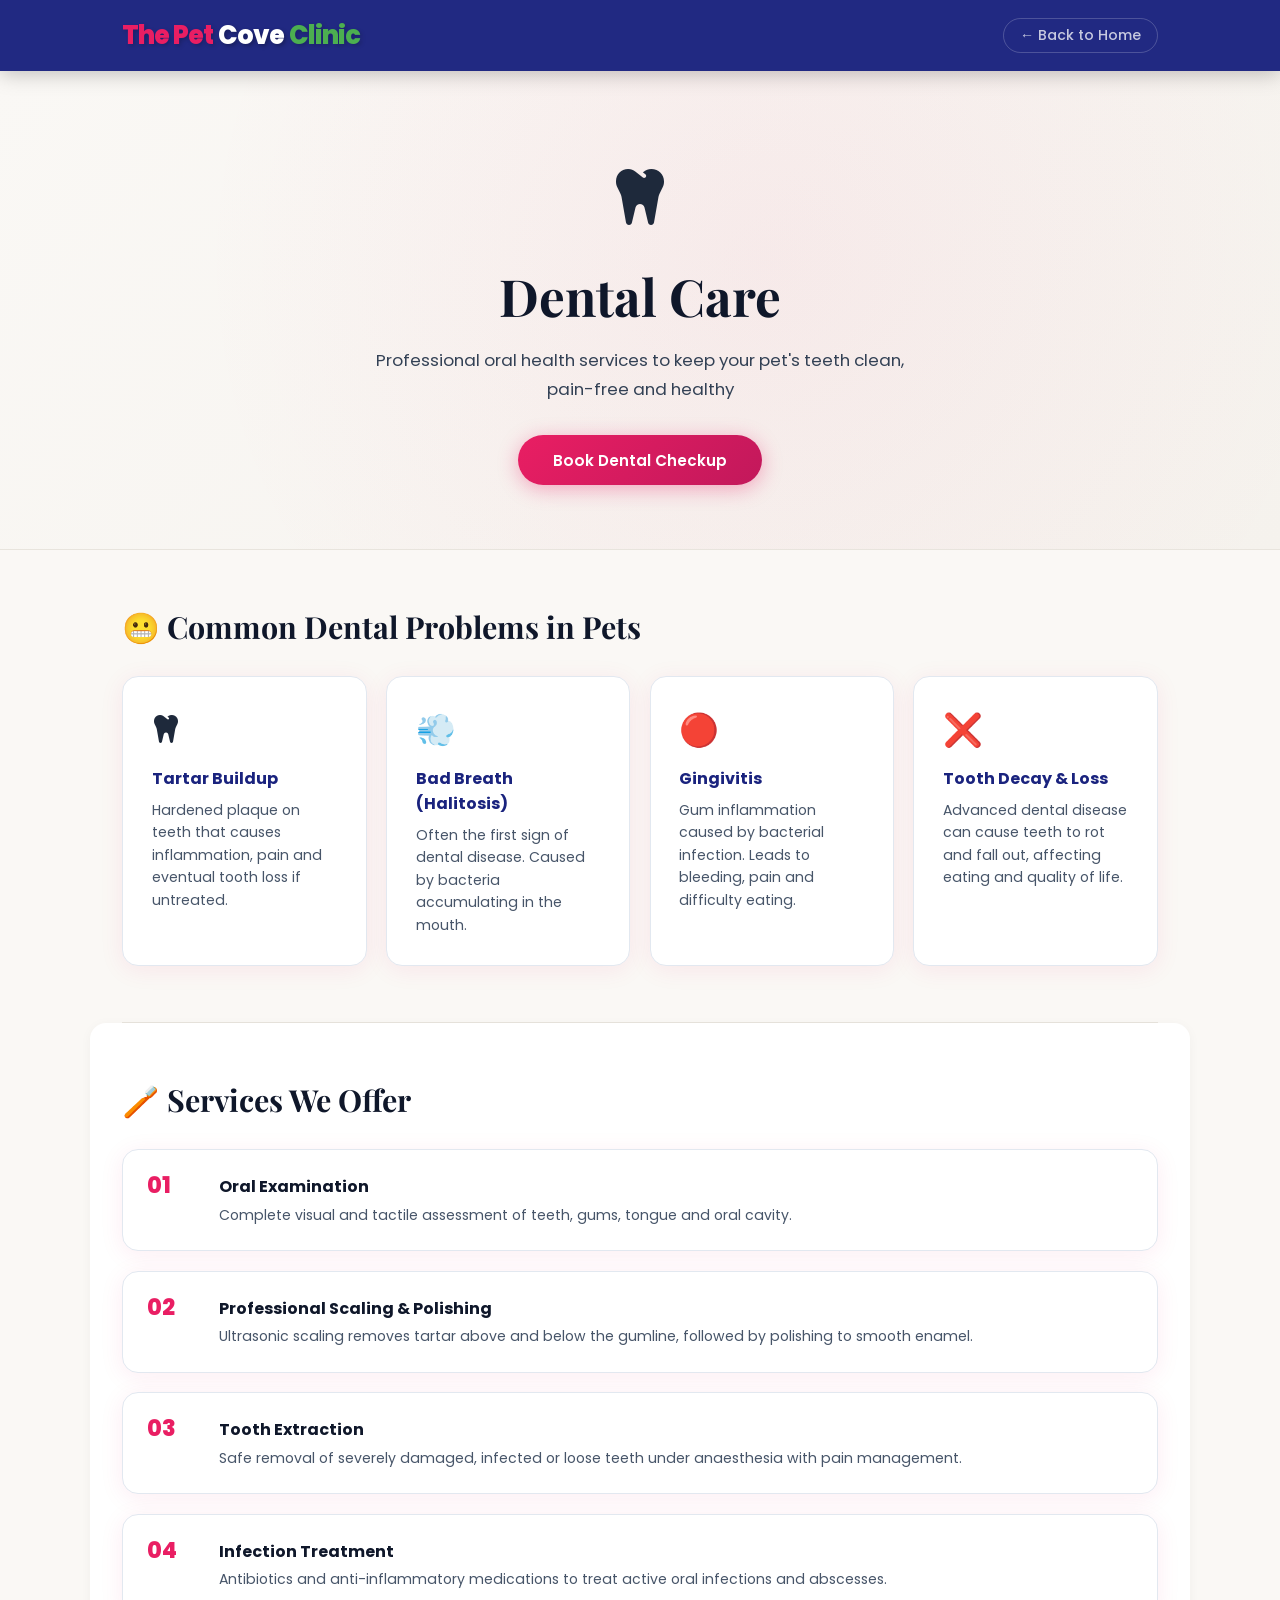
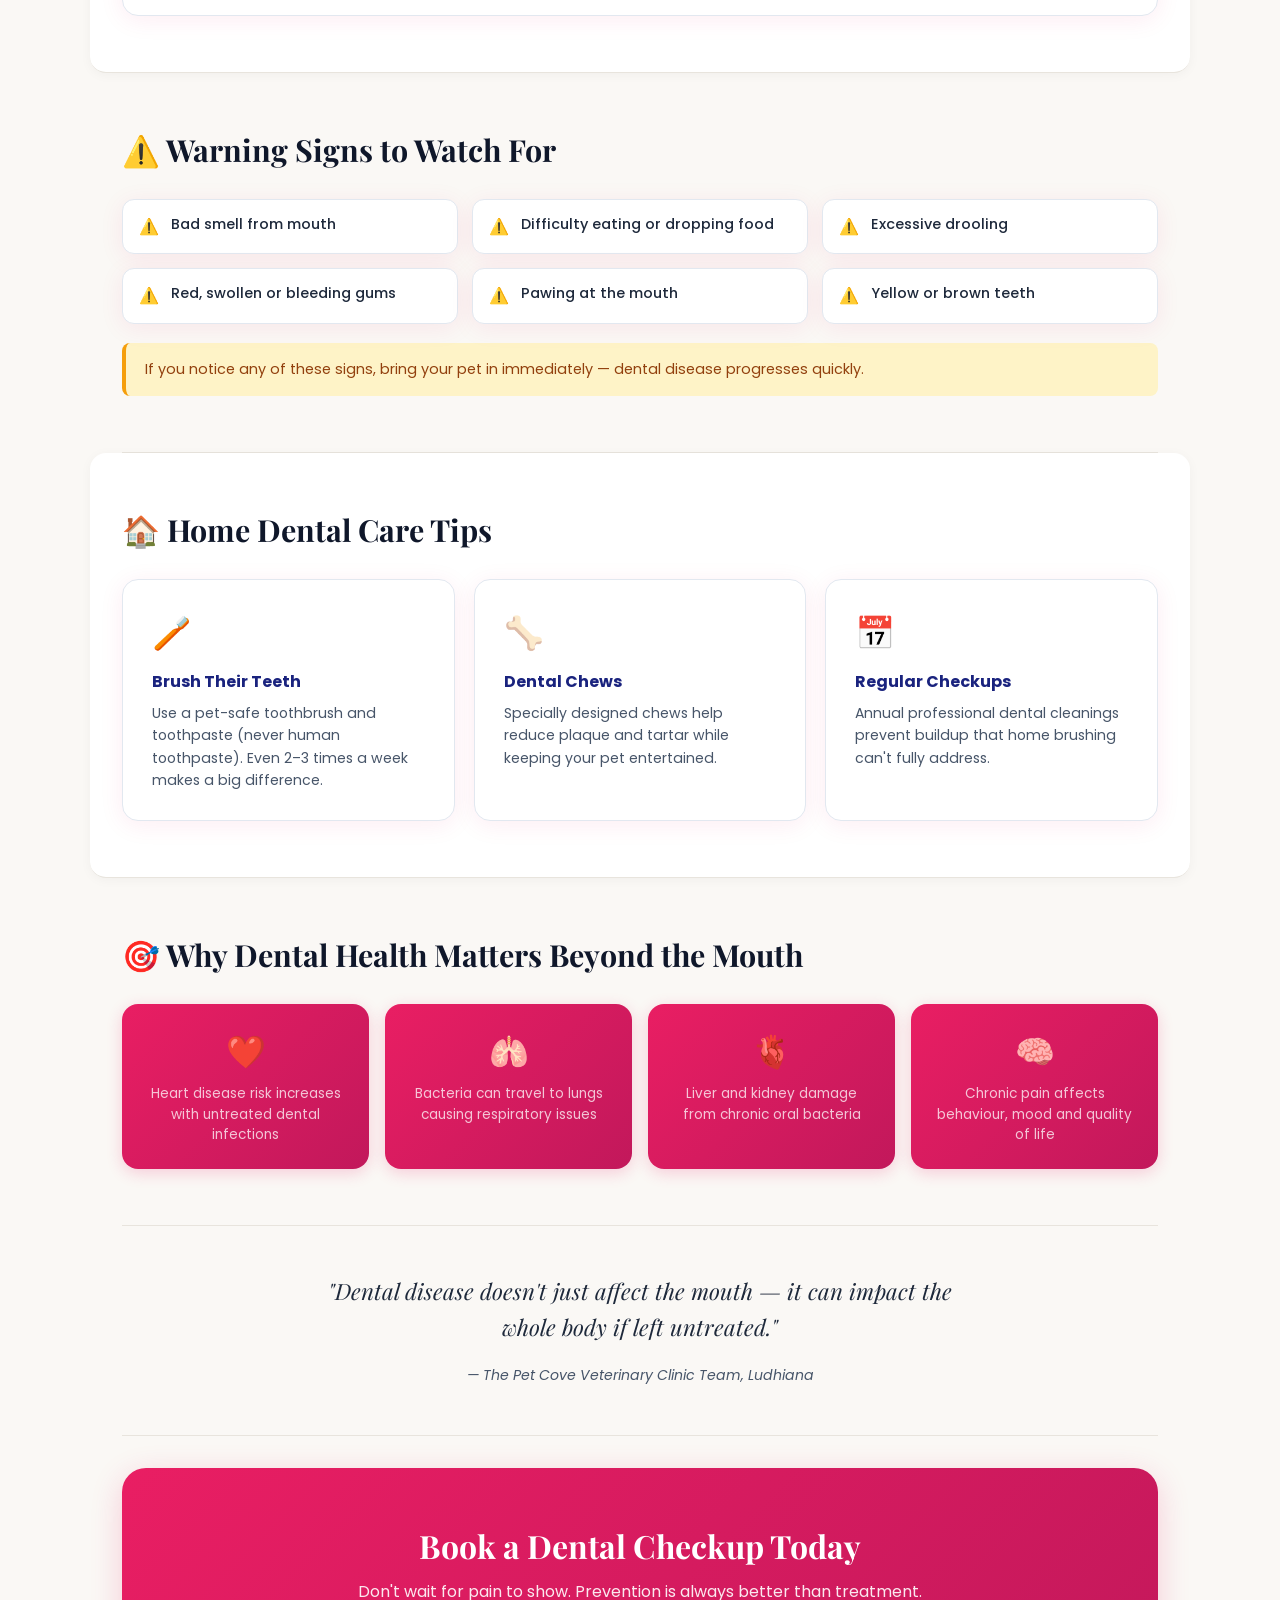
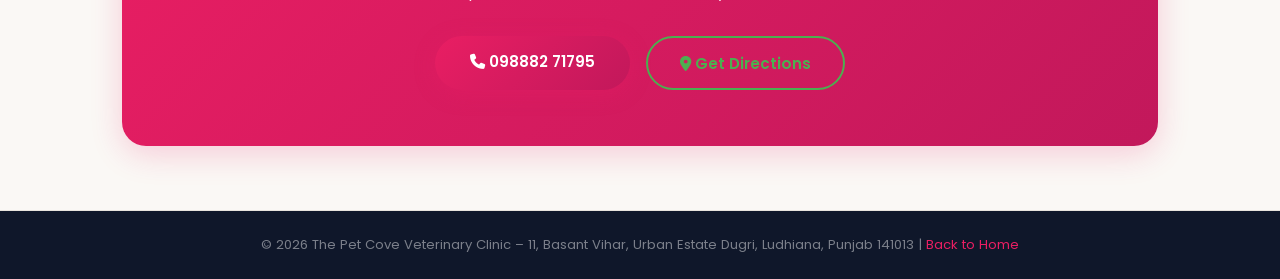
<file: services/dental.html>
<!DOCTYPE html>
<html lang="en">
<head>
  <meta charset="UTF-8" />
  <meta name="viewport" content="width=device-width, initial-scale=1.0, maximum-scale=5.0, user-scalable=yes" />
  <meta name="theme-color" content="#0d1b3e" />
  <title>Dental Care – The Pet Cove Veterinary Clinic Ludhiana</title>
  <link href="https://fonts.googleapis.com/css2?family=Poppins:wght@300;400;500;600;700;800&family=Playfair+Display:wght@700&display=swap" rel="stylesheet" />
  <link rel="stylesheet" href="https://cdnjs.cloudflare.com/ajax/libs/font-awesome/6.4.0/css/all.min.css" />
  <link rel="stylesheet" href="../service.css" />
</head>
<body>
  <nav class="snav">
    <div class="snav-inner">
      <a href="../index.html" class="logo">
        <span class="logo-vets">The Pet</span>
        <span class="logo-for">Cove</span>
        <span class="logo-pets">Clinic</span>
      </a>
      <a href="../index.html" class="back-btn">← Back to Home</a>
    </div>
  </nav>

  <header class="svc-hero" style="--accent:#0891b2;">
    <div class="svc-hero-icon"><i class="fas fa-tooth"></i></div>
    <h1>Dental Care</h1>
    <p>Professional oral health services to keep your pet's teeth clean, pain-free and healthy</p>
    <a href="../index.html#contact" class="btn-primary">Book Dental Checkup</a>
  </header>

  <main class="svc-main">

    <section class="svc-section">
      <h2>😬 Common Dental Problems in Pets</h2>
      <div class="info-cards">
        <div class="info-card">
          <div class="ic-icon"><i class="fas fa-tooth"></i></div>
          <h3>Tartar Buildup</h3>
          <p>Hardened plaque on teeth that causes inflammation, pain and eventual tooth loss if untreated.</p>
        </div>
        <div class="info-card">
          <div class="ic-icon">💨</div>
          <h3>Bad Breath (Halitosis)</h3>
          <p>Often the first sign of dental disease. Caused by bacteria accumulating in the mouth.</p>
        </div>
        <div class="info-card">
          <div class="ic-icon">🔴</div>
          <h3>Gingivitis</h3>
          <p>Gum inflammation caused by bacterial infection. Leads to bleeding, pain and difficulty eating.</p>
        </div>
        <div class="info-card">
          <div class="ic-icon">❌</div>
          <h3>Tooth Decay & Loss</h3>
          <p>Advanced dental disease can cause teeth to rot and fall out, affecting eating and quality of life.</p>
        </div>
      </div>
    </section>

    <section class="svc-section accent-bg">
      <h2>🪥 Services We Offer</h2>
      <div class="why-list">
        <div class="why-item">
          <div class="why-num">01</div>
          <div><h3>Oral Examination</h3><p>Complete visual and tactile assessment of teeth, gums, tongue and oral cavity.</p></div>
        </div>
        <div class="why-item">
          <div class="why-num">02</div>
          <div><h3>Professional Scaling & Polishing</h3><p>Ultrasonic scaling removes tartar above and below the gumline, followed by polishing to smooth enamel.</p></div>
        </div>
        <div class="why-item">
          <div class="why-num">03</div>
          <div><h3>Tooth Extraction</h3><p>Safe removal of severely damaged, infected or loose teeth under anaesthesia with pain management.</p></div>
        </div>
        <div class="why-item">
          <div class="why-num">04</div>
          <div><h3>Infection Treatment</h3><p>Antibiotics and anti-inflammatory medications to treat active oral infections and abscesses.</p></div>
        </div>
      </div>
    </section>

    <section class="svc-section">
      <h2>⚠️ Warning Signs to Watch For</h2>
      <div class="check-grid">
        <div class="check-item warn"><span>⚠️</span> Bad smell from mouth</div>
        <div class="check-item warn"><span>⚠️</span> Difficulty eating or dropping food</div>
        <div class="check-item warn"><span>⚠️</span> Excessive drooling</div>
        <div class="check-item warn"><span>⚠️</span> Red, swollen or bleeding gums</div>
        <div class="check-item warn"><span>⚠️</span> Pawing at the mouth</div>
        <div class="check-item warn"><span>⚠️</span> Yellow or brown teeth</div>
      </div>
      <p class="warn-note">If you notice any of these signs, bring your pet in immediately — dental disease progresses quickly.</p>
    </section>

    <section class="svc-section accent-bg">
      <h2>🏠 Home Dental Care Tips</h2>
      <div class="info-cards">
        <div class="info-card">
          <div class="ic-icon">🪥</div>
          <h3>Brush Their Teeth</h3>
          <p>Use a pet-safe toothbrush and toothpaste (never human toothpaste). Even 2–3 times a week makes a big difference.</p>
        </div>
        <div class="info-card">
          <div class="ic-icon">🦴</div>
          <h3>Dental Chews</h3>
          <p>Specially designed chews help reduce plaque and tartar while keeping your pet entertained.</p>
        </div>
        <div class="info-card">
          <div class="ic-icon">📅</div>
          <h3>Regular Checkups</h3>
          <p>Annual professional dental cleanings prevent buildup that home brushing can't fully address.</p>
        </div>
      </div>
    </section>

    <section class="svc-section">
      <h2>🎯 Why Dental Health Matters Beyond the Mouth</h2>
      <div class="impact-banner">
        <div class="impact-item"><span>❤️</span><p>Heart disease risk increases with untreated dental infections</p></div>
        <div class="impact-item"><span>🫁</span><p>Bacteria can travel to lungs causing respiratory issues</p></div>
        <div class="impact-item"><span>🫀</span><p>Liver and kidney damage from chronic oral bacteria</p></div>
        <div class="impact-item"><span>🧠</span><p>Chronic pain affects behaviour, mood and quality of life</p></div>
      </div>
    </section>

    <section class="svc-section quote-section">
      <blockquote>
        "Dental disease doesn't just affect the mouth — it can impact the whole body if left untreated."
      </blockquote>
      <cite>— The Pet Cove Veterinary Clinic Team, Ludhiana</cite>
    </section>

    <section class="svc-cta">
      <h2>Book a Dental Checkup Today</h2>
      <p>Don't wait for pain to show. Prevention is always better than treatment.</p>
      <div class="cta-btns">
        <a href="tel:09888271795" class="btn-primary"><i class="fas fa-phone"></i> 098882 71795</a>
        <a href="../index.html#contact" class="btn-outline"><i class="fas fa-map-marker-alt"></i> Get Directions</a>
      </div>
    </section>

  </main>
  <footer class="sfooter">
    <p>© 2026 The Pet Cove Veterinary Clinic – 11, Basant Vihar, Urban Estate Dugri, Ludhiana, Punjab 141013 | <a href="../index.html">Back to Home</a></p>
  </footer>
</body>
</html>
</file>
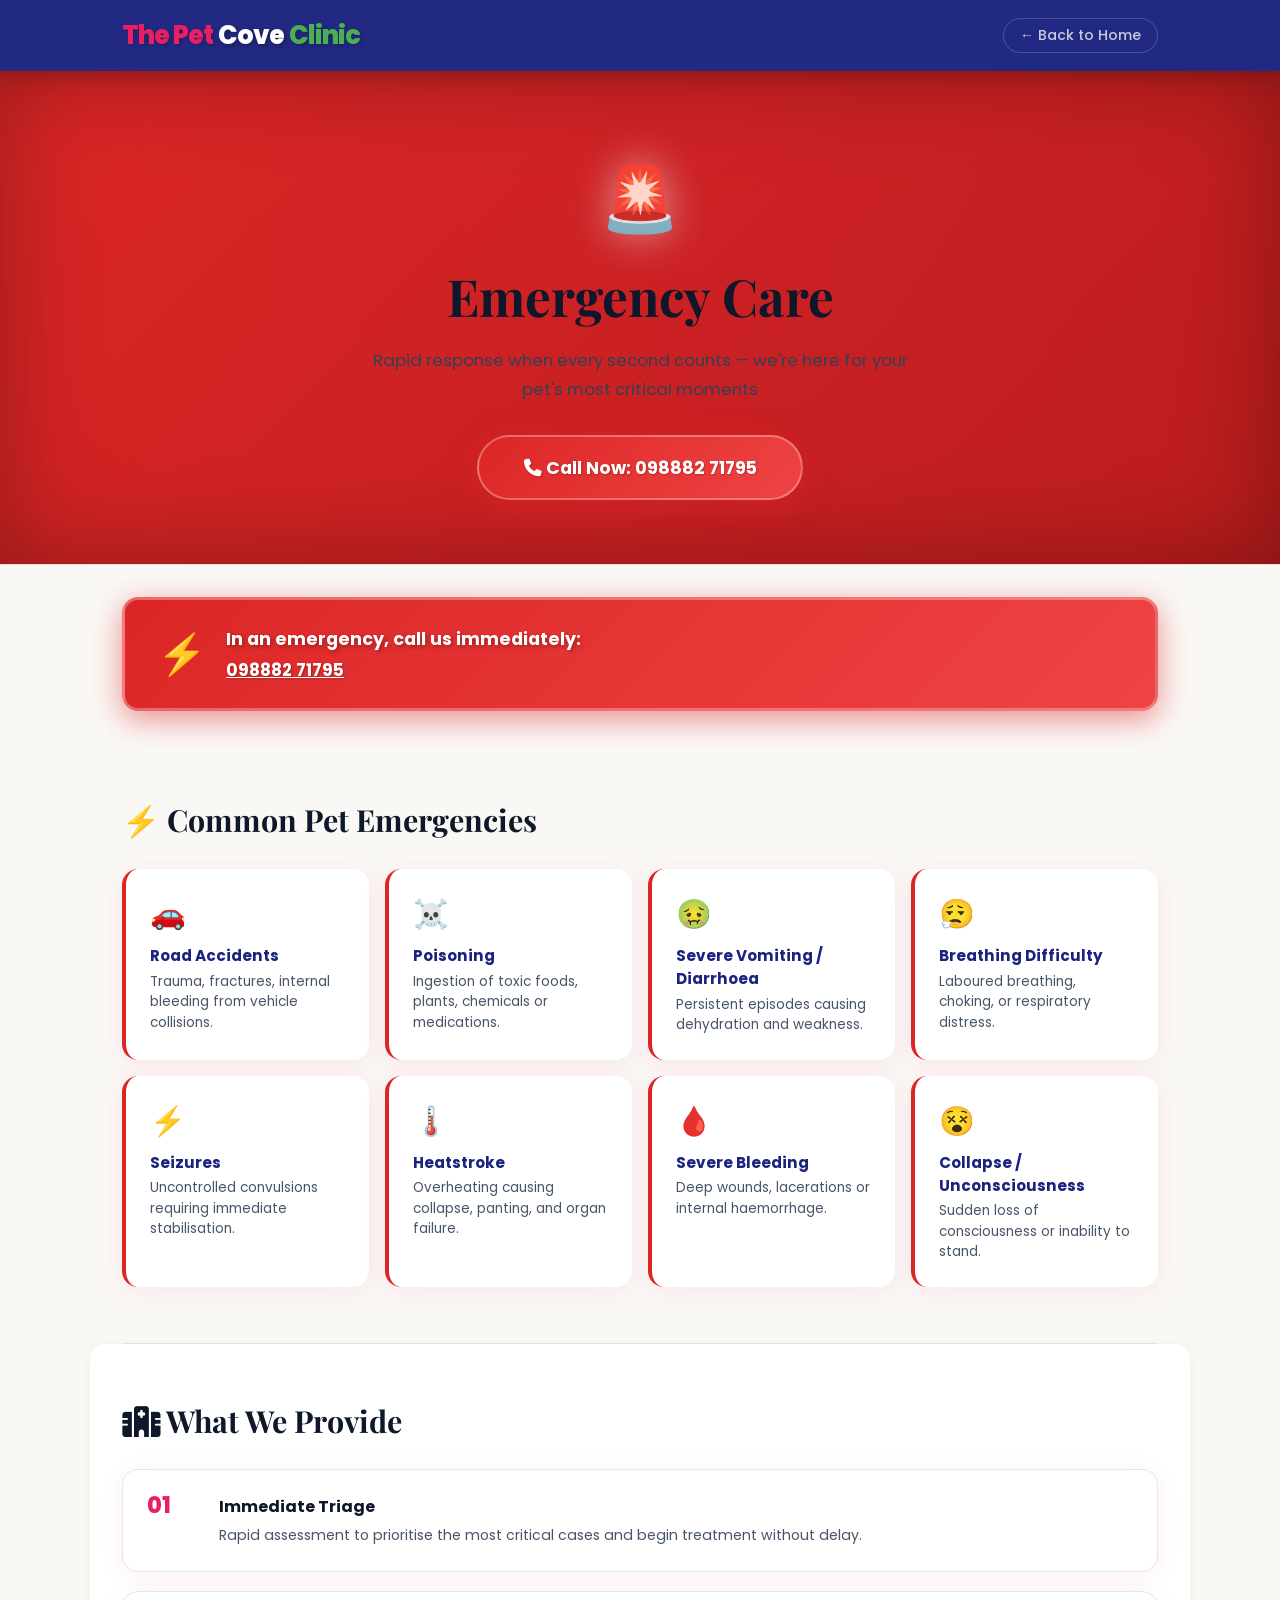
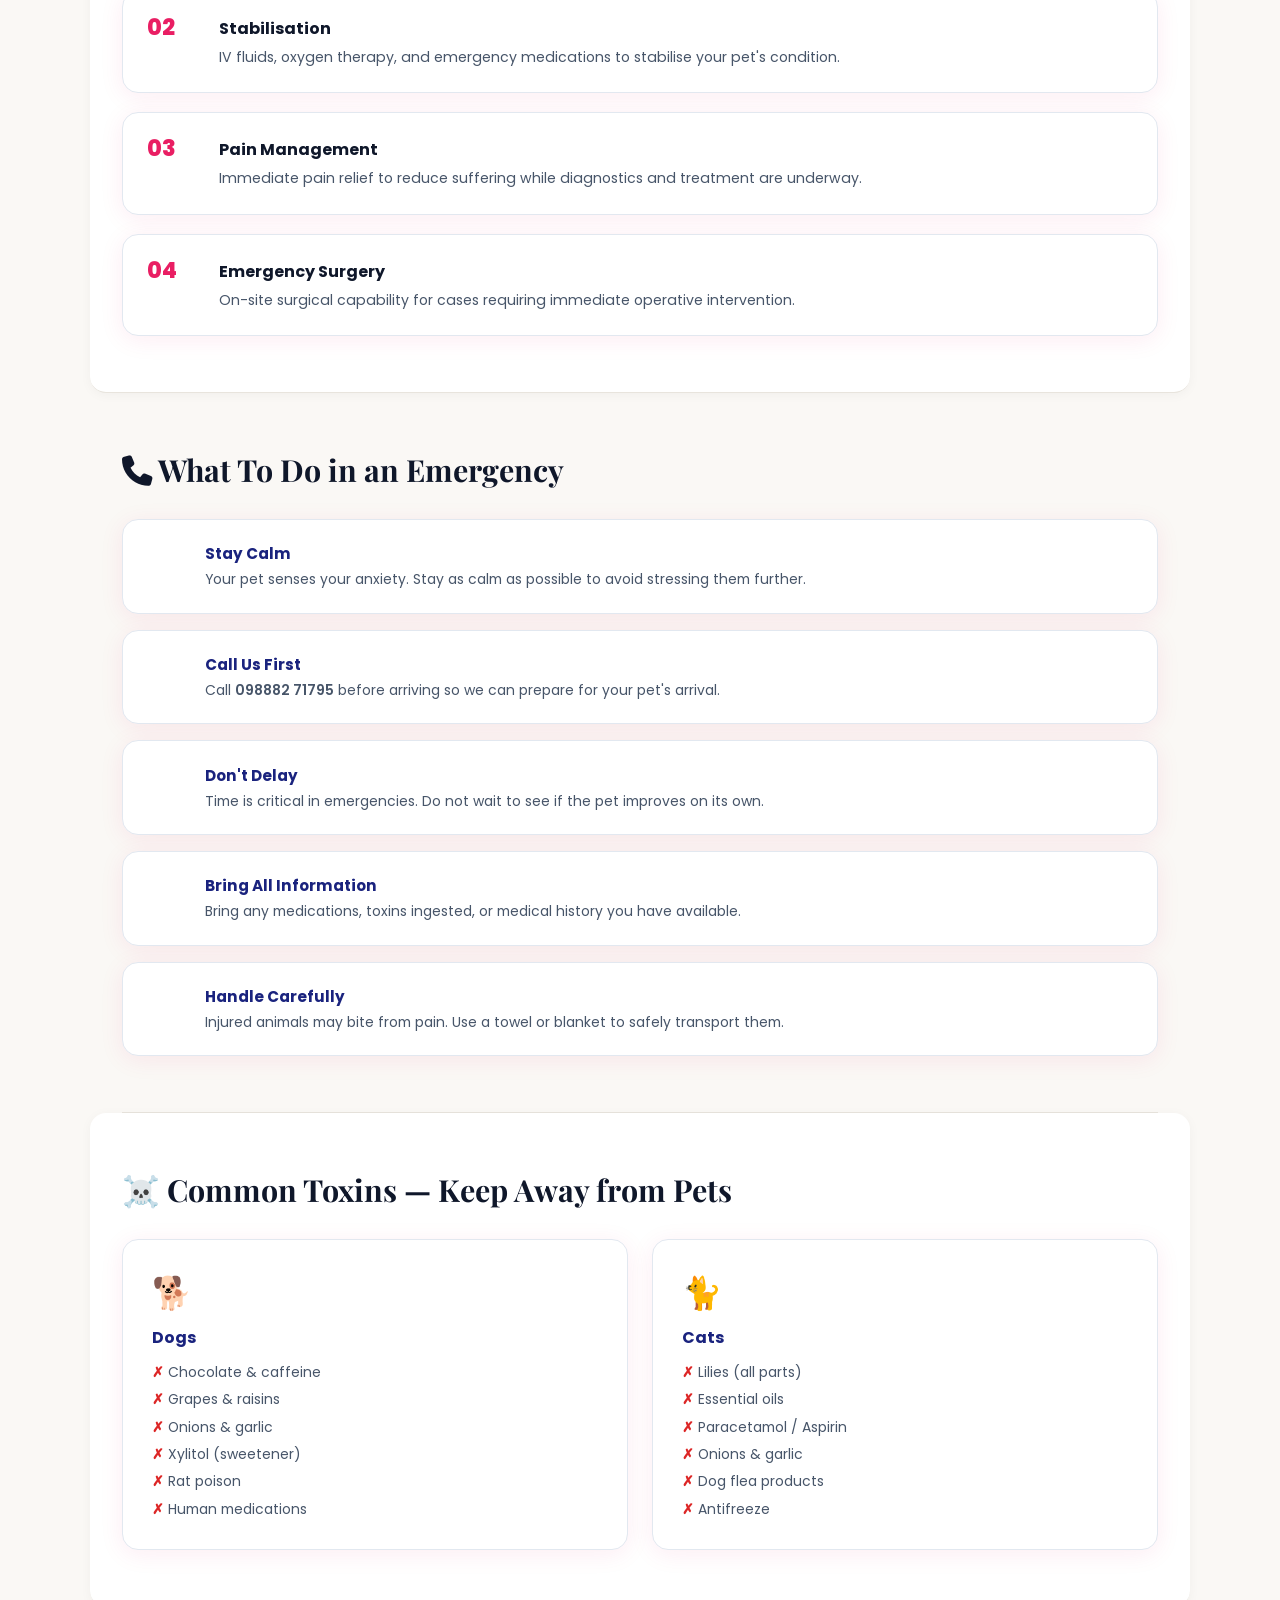
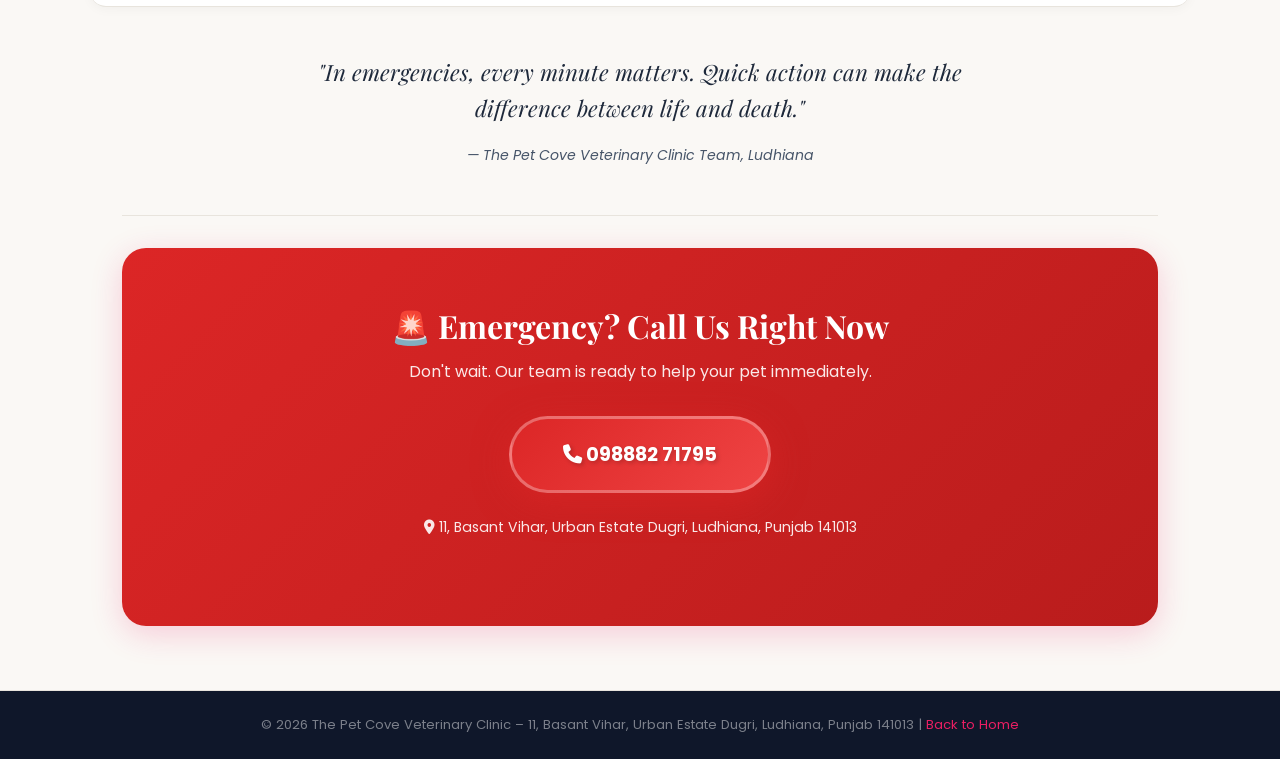
<file: services/emergency.html>
<!DOCTYPE html>
<html lang="en">
<head>
  <meta charset="UTF-8" />
  <meta name="viewport" content="width=device-width, initial-scale=1.0, maximum-scale=5.0, user-scalable=yes" />
  <meta name="theme-color" content="#0d1b3e" />
  <title>Emergency Care – The Pet Cove Veterinary Clinic Ludhiana</title>
  <link href="https://fonts.googleapis.com/css2?family=Poppins:wght@300;400;500;600;700;800&family=Playfair+Display:wght@700&display=swap" rel="stylesheet" />
  <link rel="stylesheet" href="https://cdnjs.cloudflare.com/ajax/libs/font-awesome/6.4.0/css/all.min.css" />
  <link rel="stylesheet" href="../service.css" />
</head>
<body>
  <nav class="snav">
    <div class="snav-inner">
      <a href="../index.html" class="logo">
        <span class="logo-vets">The Pet</span>
        <span class="logo-for">Cove</span>
        <span class="logo-pets">Clinic</span>
      </a>
      <a href="../index.html" class="back-btn">← Back to Home</a>
    </div>
  </nav>

  <header class="svc-hero emergency-hero" style="--accent:#dc2626;">
    <div class="emergency-pulse">🚨</div>
    <h1>Emergency Care</h1>
    <p>Rapid response when every second counts — we're here for your pet's most critical moments</p>
    <a href="tel:09888271795" class="btn-emergency"><i class="fas fa-phone"></i> Call Now: 098882 71795</a>
  </header>

  <main class="svc-main">

    <div class="emergency-banner">
      <span>⚡</span>
      <div>
        <strong>In an emergency, call us immediately:</strong>
        <p><a href="tel:09888271795">098882 71795</a></p>
      </div>
    </div>

    <section class="svc-section">
      <h2>⚡ Common Pet Emergencies</h2>
      <div class="emergency-grid">
        <div class="emg-item"><span>🚗</span><h3>Road Accidents</h3><p>Trauma, fractures, internal bleeding from vehicle collisions.</p></div>
        <div class="emg-item"><span>☠️</span><h3>Poisoning</h3><p>Ingestion of toxic foods, plants, chemicals or medications.</p></div>
        <div class="emg-item"><span>🤢</span><h3>Severe Vomiting / Diarrhoea</h3><p>Persistent episodes causing dehydration and weakness.</p></div>
        <div class="emg-item"><span>😮‍💨</span><h3>Breathing Difficulty</h3><p>Laboured breathing, choking, or respiratory distress.</p></div>
        <div class="emg-item"><span>⚡</span><h3>Seizures</h3><p>Uncontrolled convulsions requiring immediate stabilisation.</p></div>
        <div class="emg-item"><span>🌡️</span><h3>Heatstroke</h3><p>Overheating causing collapse, panting, and organ failure.</p></div>
        <div class="emg-item"><span>🩸</span><h3>Severe Bleeding</h3><p>Deep wounds, lacerations or internal haemorrhage.</p></div>
        <div class="emg-item"><span>😵</span><h3>Collapse / Unconsciousness</h3><p>Sudden loss of consciousness or inability to stand.</p></div>
      </div>
    </section>

    <section class="svc-section accent-bg">
      <h2><i class="fas fa-hospital"></i> What We Provide</h2>
      <div class="why-list">
        <div class="why-item">
          <div class="why-num">01</div>
          <div><h3>Immediate Triage</h3><p>Rapid assessment to prioritise the most critical cases and begin treatment without delay.</p></div>
        </div>
        <div class="why-item">
          <div class="why-num">02</div>
          <div><h3>Stabilisation</h3><p>IV fluids, oxygen therapy, and emergency medications to stabilise your pet's condition.</p></div>
        </div>
        <div class="why-item">
          <div class="why-num">03</div>
          <div><h3>Pain Management</h3><p>Immediate pain relief to reduce suffering while diagnostics and treatment are underway.</p></div>
        </div>
        <div class="why-item">
          <div class="why-num">04</div>
          <div><h3>Emergency Surgery</h3><p>On-site surgical capability for cases requiring immediate operative intervention.</p></div>
        </div>
      </div>
    </section>

    <section class="svc-section">
      <h2><i class="fas fa-phone"></i> What To Do in an Emergency</h2>
      <div class="steps-list">
        <div class="step"><div class="step-num">1</div><div><h3>Stay Calm</h3><p>Your pet senses your anxiety. Stay as calm as possible to avoid stressing them further.</p></div></div>
        <div class="step"><div class="step-num">2</div><div><h3>Call Us First</h3><p>Call <a href="tel:09888271795">098882 71795</a> before arriving so we can prepare for your pet's arrival.</p></div></div>
        <div class="step"><div class="step-num">3</div><div><h3>Don't Delay</h3><p>Time is critical in emergencies. Do not wait to see if the pet improves on its own.</p></div></div>
        <div class="step"><div class="step-num">4</div><div><h3>Bring All Information</h3><p>Bring any medications, toxins ingested, or medical history you have available.</p></div></div>
        <div class="step"><div class="step-num">5</div><div><h3>Handle Carefully</h3><p>Injured animals may bite from pain. Use a towel or blanket to safely transport them.</p></div></div>
      </div>
    </section>

    <section class="svc-section accent-bg">
      <h2>☠️ Common Toxins — Keep Away from Pets</h2>
      <div class="toxin-grid">
        <div class="toxin-item dogs"><span>🐕</span><strong>Dogs</strong><ul><li>Chocolate & caffeine</li><li>Grapes & raisins</li><li>Onions & garlic</li><li>Xylitol (sweetener)</li><li>Rat poison</li><li>Human medications</li></ul></div>
        <div class="toxin-item cats"><span>🐈</span><strong>Cats</strong><ul><li>Lilies (all parts)</li><li>Essential oils</li><li>Paracetamol / Aspirin</li><li>Onions & garlic</li><li>Dog flea products</li><li>Antifreeze</li></ul></div>
      </div>
    </section>

    <section class="svc-section quote-section">
      <blockquote>
        "In emergencies, every minute matters. Quick action can make the difference between life and death."
      </blockquote>
      <cite>— The Pet Cove Veterinary Clinic Team, Ludhiana</cite>
    </section>

    <section class="svc-cta emergency-cta">
      <h2>🚨 Emergency? Call Us Right Now</h2>
      <p>Don't wait. Our team is ready to help your pet immediately.</p>
      <div class="cta-btns">
        <a href="tel:09888271795" class="btn-emergency-lg"><i class="fas fa-phone"></i> 098882 71795</a>
      </div>
      <p class="addr-note"><i class="fas fa-map-marker-alt"></i> 11, Basant Vihar, Urban Estate Dugri, Ludhiana, Punjab 141013</p>
    </section>

  </main>
  <footer class="sfooter">
    <p>© 2026 The Pet Cove Veterinary Clinic – 11, Basant Vihar, Urban Estate Dugri, Ludhiana, Punjab 141013 | <a href="../index.html">Back to Home</a></p>
  </footer>
</body>
</html>
</file>
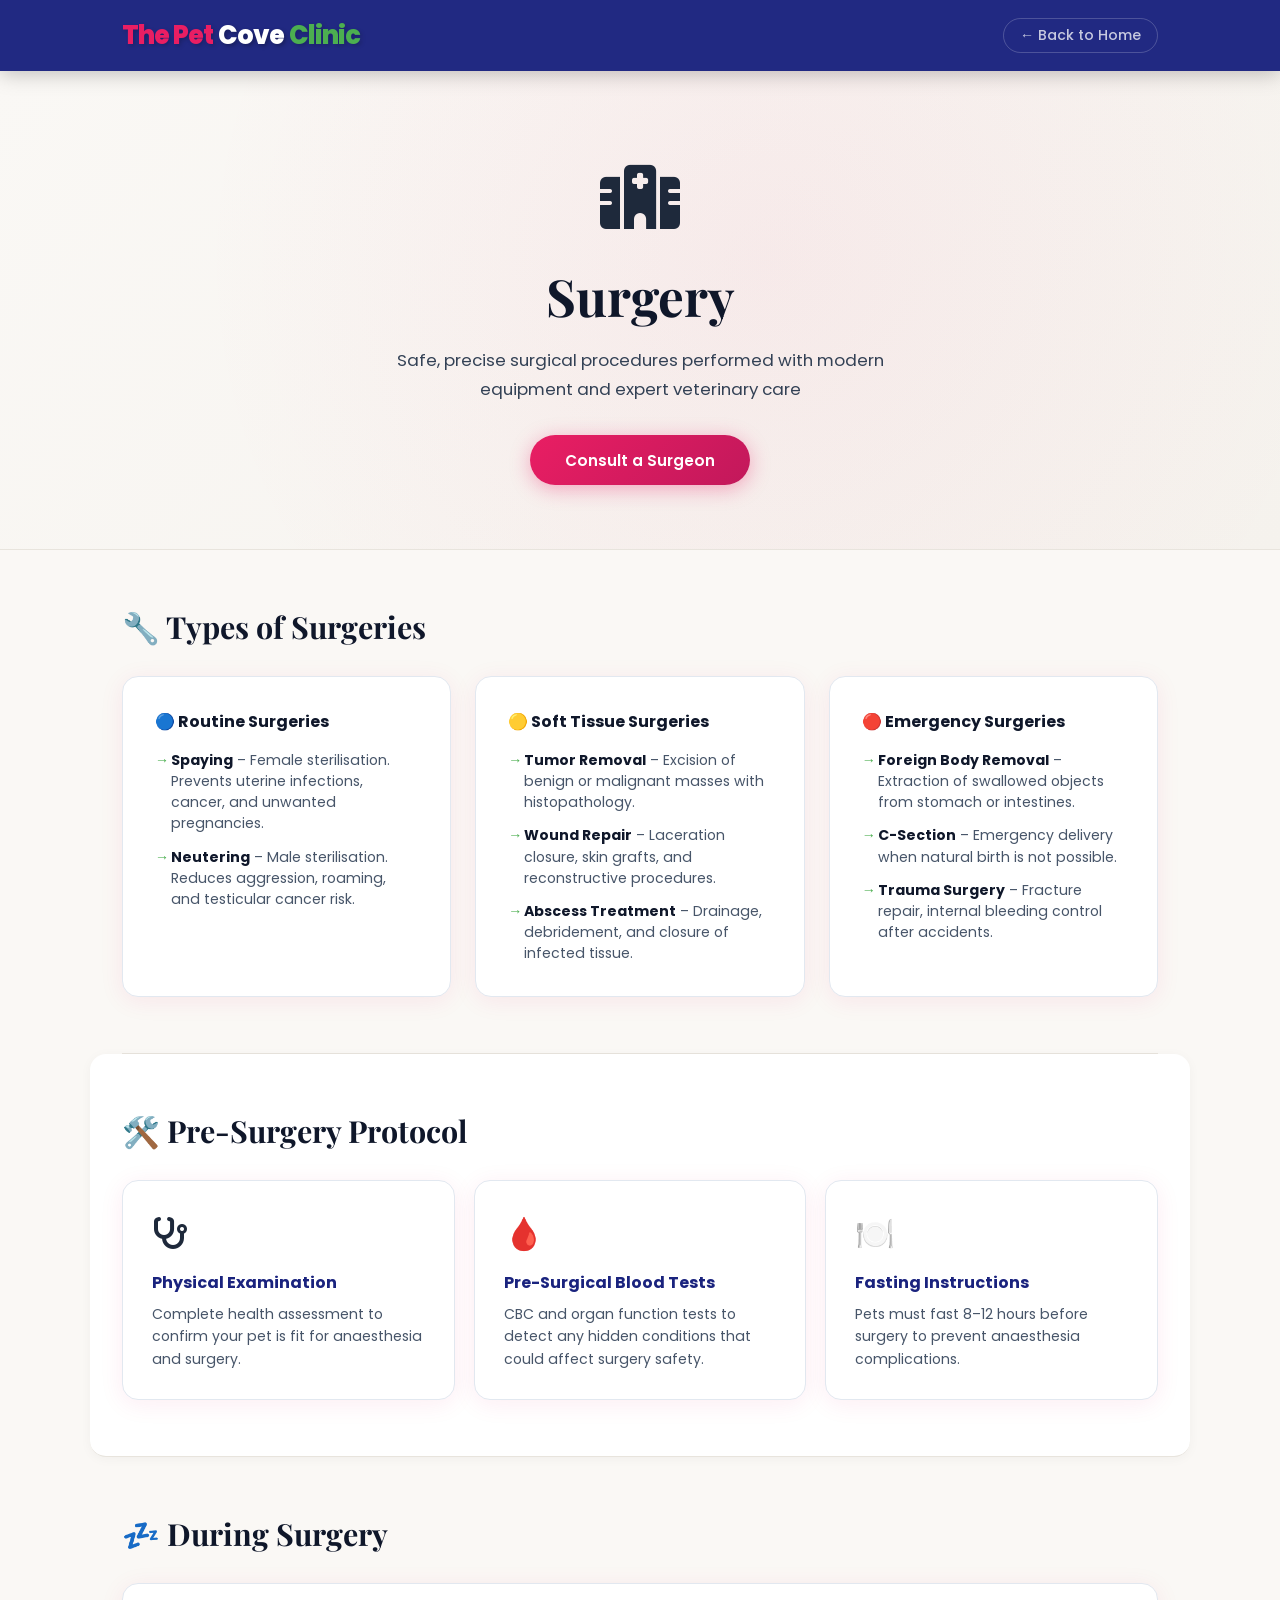
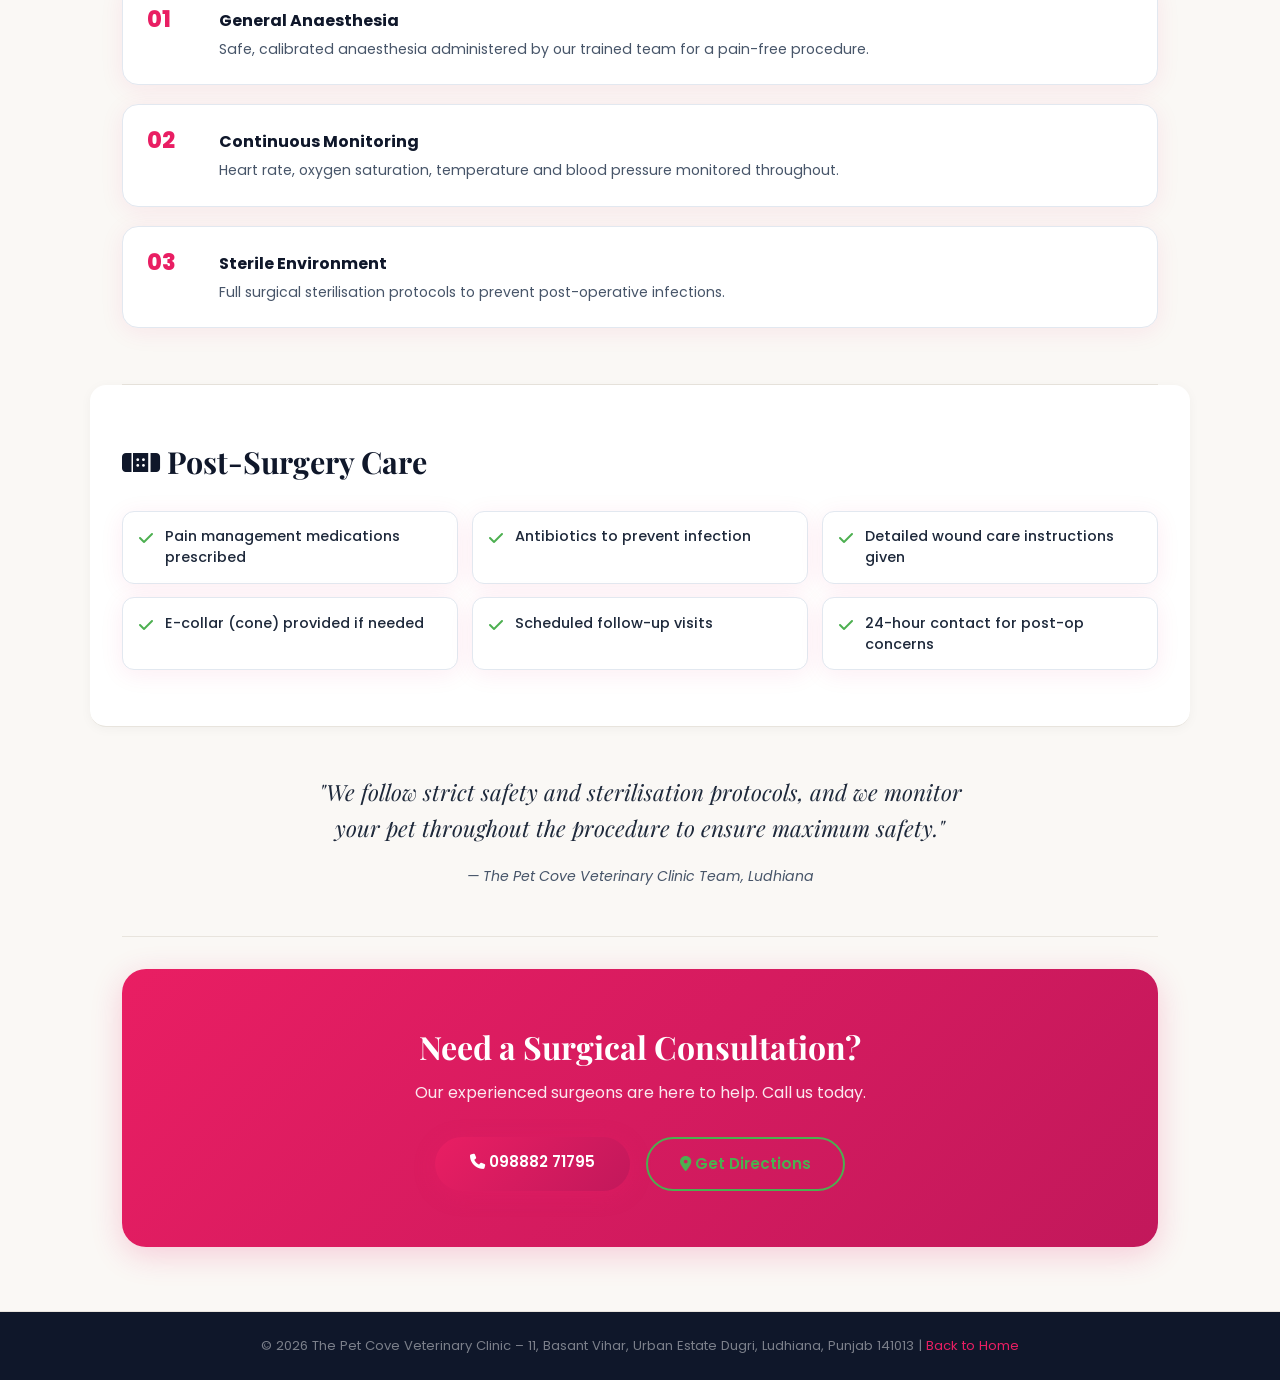
<file: services/surgery.html>
<!DOCTYPE html>
<html lang="en">
<head>
  <meta charset="UTF-8" />
  <meta name="viewport" content="width=device-width, initial-scale=1.0, maximum-scale=5.0, user-scalable=yes" />
  <meta name="theme-color" content="#0d1b3e" />
  <title>Surgery – The Pet Cove Veterinary Clinic Ludhiana</title>
  <link href="https://fonts.googleapis.com/css2?family=Poppins:wght@300;400;500;600;700;800&family=Playfair+Display:wght@700&display=swap" rel="stylesheet" />
  <link rel="stylesheet" href="https://cdnjs.cloudflare.com/ajax/libs/font-awesome/6.4.0/css/all.min.css" />
  <link rel="stylesheet" href="../service.css" />
</head>
<body>
  <nav class="snav">
    <div class="snav-inner">
      <a href="../index.html" class="logo">
        <span class="logo-vets">The Pet</span>
        <span class="logo-for">Cove</span>
        <span class="logo-pets">Clinic</span>
      </a>
      <a href="../index.html" class="back-btn">← Back to Home</a>
    </div>
  </nav>

  <header class="svc-hero" style="--accent:#dc2626;">
    <div class="svc-hero-icon"><i class="fas fa-hospital"></i></div>
    <h1>Surgery</h1>
    <p>Safe, precise surgical procedures performed with modern equipment and expert veterinary care</p>
    <a href="../index.html#contact" class="btn-primary">Consult a Surgeon</a>
  </header>

  <main class="svc-main">

    <section class="svc-section">
      <h2>🔧 Types of Surgeries</h2>
      <div class="surgery-grid">
        <div class="surgery-cat">
          <h3>🔵 Routine Surgeries</h3>
          <ul>
            <li><strong>Spaying</strong> – Female sterilisation. Prevents uterine infections, cancer, and unwanted pregnancies.</li>
            <li><strong>Neutering</strong> – Male sterilisation. Reduces aggression, roaming, and testicular cancer risk.</li>
          </ul>
        </div>
        <div class="surgery-cat">
          <h3>🟡 Soft Tissue Surgeries</h3>
          <ul>
            <li><strong>Tumor Removal</strong> – Excision of benign or malignant masses with histopathology.</li>
            <li><strong>Wound Repair</strong> – Laceration closure, skin grafts, and reconstructive procedures.</li>
            <li><strong>Abscess Treatment</strong> – Drainage, debridement, and closure of infected tissue.</li>
          </ul>
        </div>
        <div class="surgery-cat">
          <h3>🔴 Emergency Surgeries</h3>
          <ul>
            <li><strong>Foreign Body Removal</strong> – Extraction of swallowed objects from stomach or intestines.</li>
            <li><strong>C-Section</strong> – Emergency delivery when natural birth is not possible.</li>
            <li><strong>Trauma Surgery</strong> – Fracture repair, internal bleeding control after accidents.</li>
          </ul>
        </div>
      </div>
    </section>

    <section class="svc-section accent-bg">
      <h2>🛠️ Pre-Surgery Protocol</h2>
      <div class="info-cards">
        <div class="info-card">
          <div class="ic-icon"><i class="fas fa-stethoscope"></i></div>
          <h3>Physical Examination</h3>
          <p>Complete health assessment to confirm your pet is fit for anaesthesia and surgery.</p>
        </div>
        <div class="info-card">
          <div class="ic-icon">🩸</div>
          <h3>Pre-Surgical Blood Tests</h3>
          <p>CBC and organ function tests to detect any hidden conditions that could affect surgery safety.</p>
        </div>
        <div class="info-card">
          <div class="ic-icon">🍽️</div>
          <h3>Fasting Instructions</h3>
          <p>Pets must fast 8–12 hours before surgery to prevent anaesthesia complications.</p>
        </div>
      </div>
    </section>

    <section class="svc-section">
      <h2>💤 During Surgery</h2>
      <div class="why-list">
        <div class="why-item">
          <div class="why-num">01</div>
          <div><h3>General Anaesthesia</h3><p>Safe, calibrated anaesthesia administered by our trained team for a pain-free procedure.</p></div>
        </div>
        <div class="why-item">
          <div class="why-num">02</div>
          <div><h3>Continuous Monitoring</h3><p>Heart rate, oxygen saturation, temperature and blood pressure monitored throughout.</p></div>
        </div>
        <div class="why-item">
          <div class="why-num">03</div>
          <div><h3>Sterile Environment</h3><p>Full surgical sterilisation protocols to prevent post-operative infections.</p></div>
        </div>
      </div>
    </section>

    <section class="svc-section accent-bg">
      <h2><i class="fas fa-band-aid"></i> Post-Surgery Care</h2>
      <div class="check-grid">
        <div class="check-item"><span><i class="fas fa-check"></i></span> Pain management medications prescribed</div>
        <div class="check-item"><span><i class="fas fa-check"></i></span> Antibiotics to prevent infection</div>
        <div class="check-item"><span><i class="fas fa-check"></i></span> Detailed wound care instructions given</div>
        <div class="check-item"><span><i class="fas fa-check"></i></span> E-collar (cone) provided if needed</div>
        <div class="check-item"><span><i class="fas fa-check"></i></span> Scheduled follow-up visits</div>
        <div class="check-item"><span><i class="fas fa-check"></i></span> 24-hour contact for post-op concerns</div>
      </div>
    </section>

    <section class="svc-section quote-section">
      <blockquote>
        "We follow strict safety and sterilisation protocols, and we monitor your pet throughout the procedure to ensure maximum safety."
      </blockquote>
      <cite>— The Pet Cove Veterinary Clinic Team, Ludhiana</cite>
    </section>

    <section class="svc-cta">
      <h2>Need a Surgical Consultation?</h2>
      <p>Our experienced surgeons are here to help. Call us today.</p>
      <div class="cta-btns">
        <a href="tel:09888271795" class="btn-primary"><i class="fas fa-phone"></i> 098882 71795</a>
        <a href="../index.html#contact" class="btn-outline"><i class="fas fa-map-marker-alt"></i> Get Directions</a>
      </div>
    </section>

  </main>
  <footer class="sfooter">
    <p>© 2026 The Pet Cove Veterinary Clinic – 11, Basant Vihar, Urban Estate Dugri, Ludhiana, Punjab 141013 | <a href="../index.html">Back to Home</a></p>
  </footer>
</body>
</html>
</file>
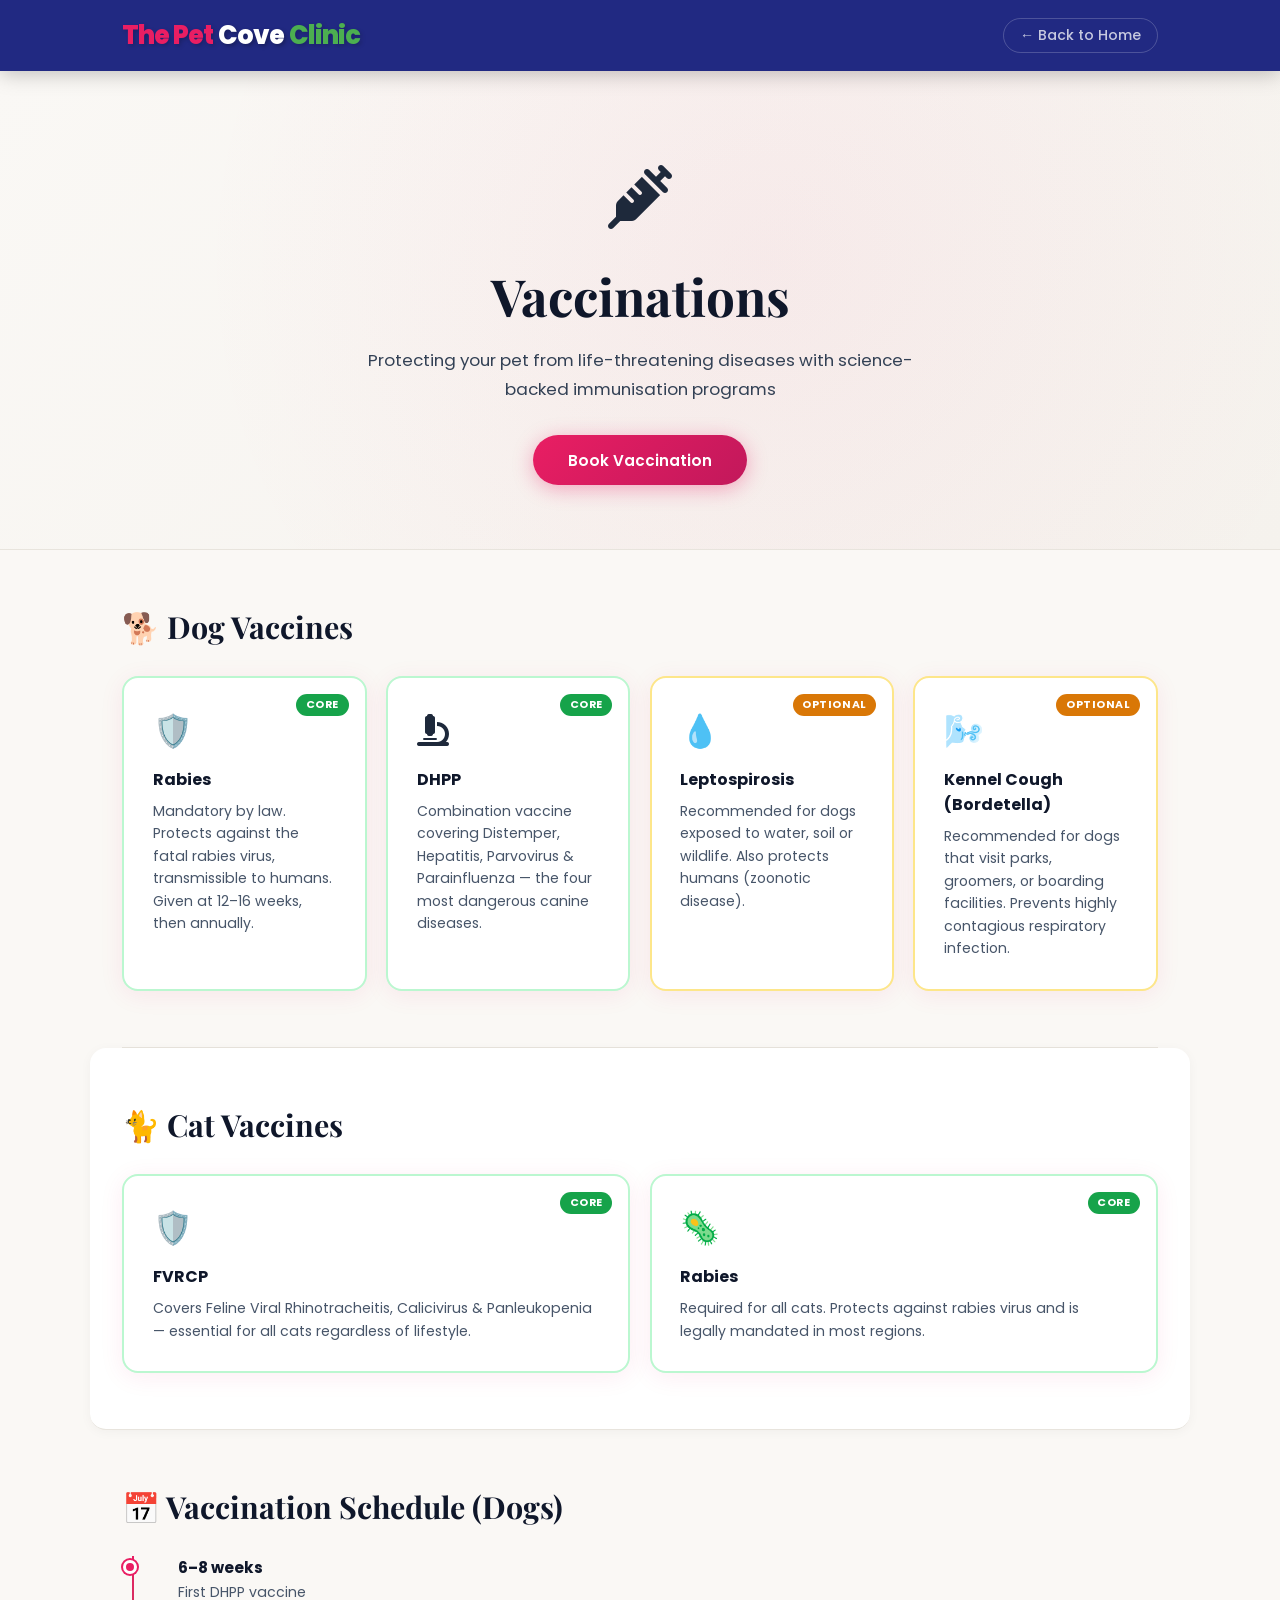
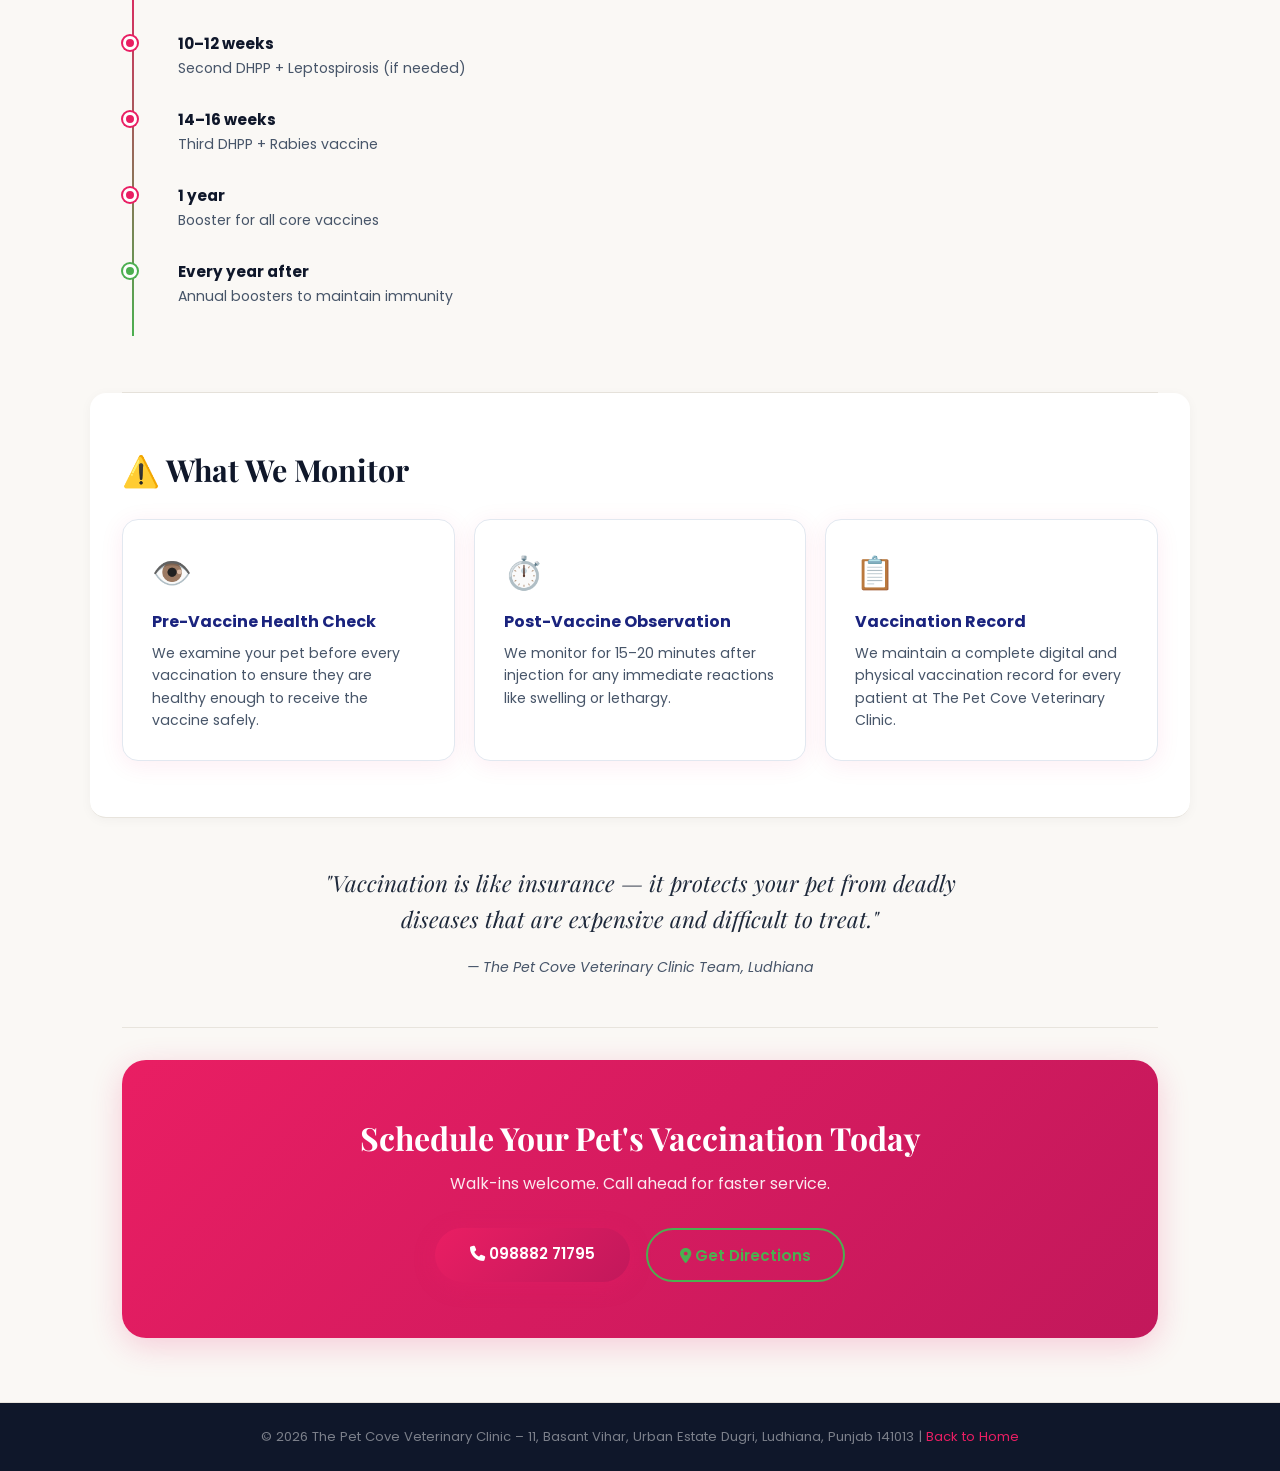
<file: services/vaccinations.html>
<!DOCTYPE html>
<html lang="en">
<head>
  <meta charset="UTF-8" />
  <meta name="viewport" content="width=device-width, initial-scale=1.0, maximum-scale=5.0, user-scalable=yes" />
  <meta name="theme-color" content="#0d1b3e" />
  <title>Vaccinations – The Pet Cove Veterinary Clinic Ludhiana</title>
  <link href="https://fonts.googleapis.com/css2?family=Poppins:wght@300;400;500;600;700;800&family=Playfair+Display:wght@700&display=swap" rel="stylesheet" />
  <link rel="stylesheet" href="https://cdnjs.cloudflare.com/ajax/libs/font-awesome/6.4.0/css/all.min.css" />
  <link rel="stylesheet" href="../service.css" />
</head>
<body>
  <nav class="snav">
    <div class="snav-inner">
      <a href="../index.html" class="logo">
        <span class="logo-vets">The Pet</span>
        <span class="logo-for">Cove</span>
        <span class="logo-pets">Clinic</span>
      </a>
      <a href="../index.html" class="back-btn">← Back to Home</a>
    </div>
  </nav>

  <header class="svc-hero" style="--accent:#16a34a;">
    <div class="svc-hero-icon"><i class="fas fa-syringe"></i></div>
    <h1>Vaccinations</h1>
    <p>Protecting your pet from life-threatening diseases with science-backed immunisation programs</p>
    <a href="../index.html#contact" class="btn-primary">Book Vaccination</a>
  </header>

  <main class="svc-main">

    <section class="svc-section">
      <h2>🐕 Dog Vaccines</h2>
      <div class="vaccine-grid">
        <div class="vaccine-card core">
          <div class="vc-badge">CORE</div>
          <div class="ic-icon">🛡️</div>
          <h3>Rabies</h3>
          <p>Mandatory by law. Protects against the fatal rabies virus, transmissible to humans. Given at 12–16 weeks, then annually.</p>
        </div>
        <div class="vaccine-card core">
          <div class="vc-badge">CORE</div>
          <div class="ic-icon"><i class="fas fa-microscope"></i></div>
          <h3>DHPP</h3>
          <p>Combination vaccine covering Distemper, Hepatitis, Parvovirus & Parainfluenza — the four most dangerous canine diseases.</p>
        </div>
        <div class="vaccine-card optional">
          <div class="vc-badge opt">OPTIONAL</div>
          <div class="ic-icon">💧</div>
          <h3>Leptospirosis</h3>
          <p>Recommended for dogs exposed to water, soil or wildlife. Also protects humans (zoonotic disease).</p>
        </div>
        <div class="vaccine-card optional">
          <div class="vc-badge opt">OPTIONAL</div>
          <div class="ic-icon">🌬️</div>
          <h3>Kennel Cough (Bordetella)</h3>
          <p>Recommended for dogs that visit parks, groomers, or boarding facilities. Prevents highly contagious respiratory infection.</p>
        </div>
      </div>
    </section>

    <section class="svc-section accent-bg">
      <h2>🐈 Cat Vaccines</h2>
      <div class="vaccine-grid">
        <div class="vaccine-card core">
          <div class="vc-badge">CORE</div>
          <div class="ic-icon">🛡️</div>
          <h3>FVRCP</h3>
          <p>Covers Feline Viral Rhinotracheitis, Calicivirus & Panleukopenia — essential for all cats regardless of lifestyle.</p>
        </div>
        <div class="vaccine-card core">
          <div class="vc-badge">CORE</div>
          <div class="ic-icon">🦠</div>
          <h3>Rabies</h3>
          <p>Required for all cats. Protects against rabies virus and is legally mandated in most regions.</p>
        </div>
      </div>
    </section>

    <section class="svc-section">
      <h2>📅 Vaccination Schedule (Dogs)</h2>
      <div class="timeline">
        <div class="tl-item"><div class="tl-dot"></div><div><strong>6–8 weeks</strong><p>First DHPP vaccine</p></div></div>
        <div class="tl-item"><div class="tl-dot"></div><div><strong>10–12 weeks</strong><p>Second DHPP + Leptospirosis (if needed)</p></div></div>
        <div class="tl-item"><div class="tl-dot"></div><div><strong>14–16 weeks</strong><p>Third DHPP + Rabies vaccine</p></div></div>
        <div class="tl-item"><div class="tl-dot"></div><div><strong>1 year</strong><p>Booster for all core vaccines</p></div></div>
        <div class="tl-item"><div class="tl-dot last"></div><div><strong>Every year after</strong><p>Annual boosters to maintain immunity</p></div></div>
      </div>
    </section>

    <section class="svc-section accent-bg">
      <h2>⚠️ What We Monitor</h2>
      <div class="info-cards">
        <div class="info-card">
          <div class="ic-icon">👁️</div>
          <h3>Pre-Vaccine Health Check</h3>
          <p>We examine your pet before every vaccination to ensure they are healthy enough to receive the vaccine safely.</p>
        </div>
        <div class="info-card">
          <div class="ic-icon">⏱️</div>
          <h3>Post-Vaccine Observation</h3>
          <p>We monitor for 15–20 minutes after injection for any immediate reactions like swelling or lethargy.</p>
        </div>
        <div class="info-card">
          <div class="ic-icon">📋</div>
          <h3>Vaccination Record</h3>
          <p>We maintain a complete digital and physical vaccination record for every patient at The Pet Cove Veterinary Clinic.</p>
        </div>
      </div>
    </section>

    <section class="svc-section quote-section">
      <blockquote>
        "Vaccination is like insurance — it protects your pet from deadly diseases that are expensive and difficult to treat."
      </blockquote>
      <cite>— The Pet Cove Veterinary Clinic Team, Ludhiana</cite>
    </section>

    <section class="svc-cta">
      <h2>Schedule Your Pet's Vaccination Today</h2>
      <p>Walk-ins welcome. Call ahead for faster service.</p>
      <div class="cta-btns">
        <a href="tel:09888271795" class="btn-primary"><i class="fas fa-phone"></i> 098882 71795</a>
        <a href="../index.html#contact" class="btn-outline"><i class="fas fa-map-marker-alt"></i> Get Directions</a>
      </div>
    </section>

  </main>
  <footer class="sfooter">
    <p>© 2026 The Pet Cove Veterinary Clinic – 11, Basant Vihar, Urban Estate Dugri, Ludhiana, Punjab 141013 | <a href="../index.html">Back to Home</a></p>
  </footer>
</body>
</html>
</file>
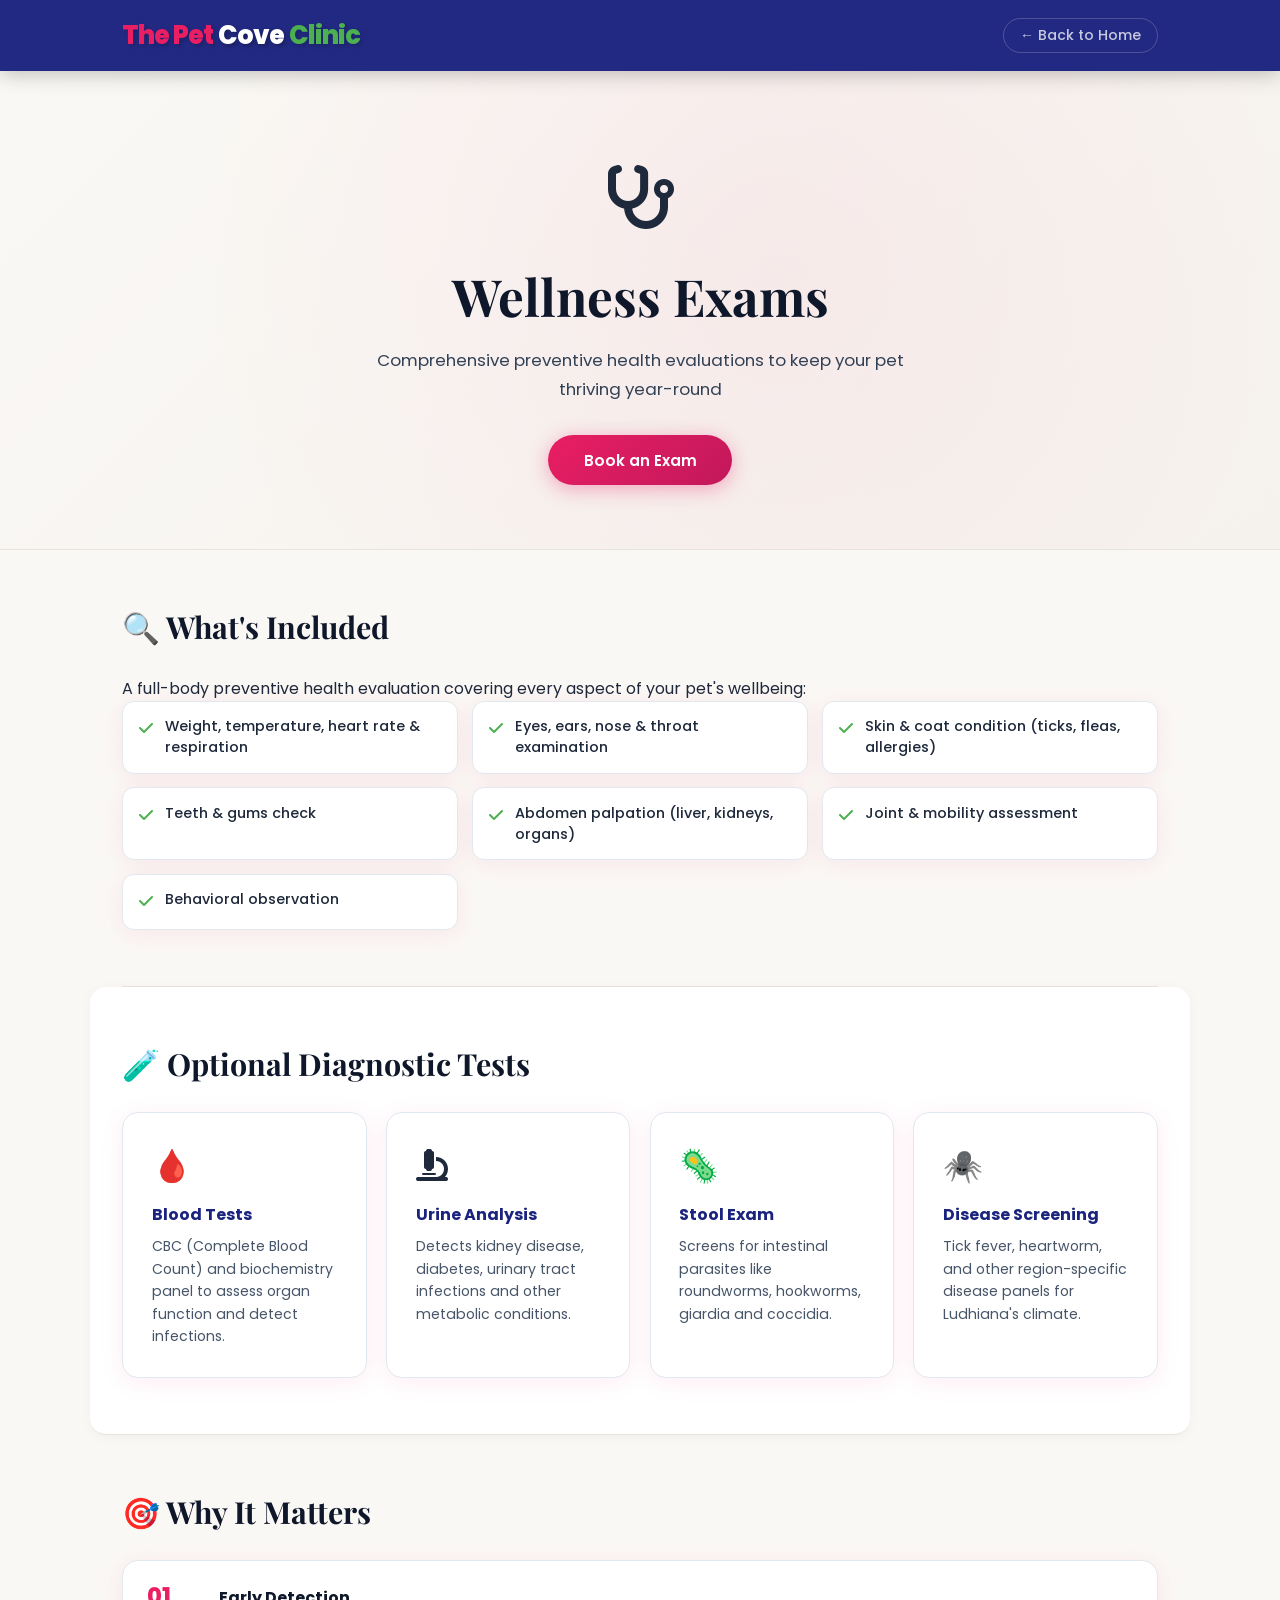
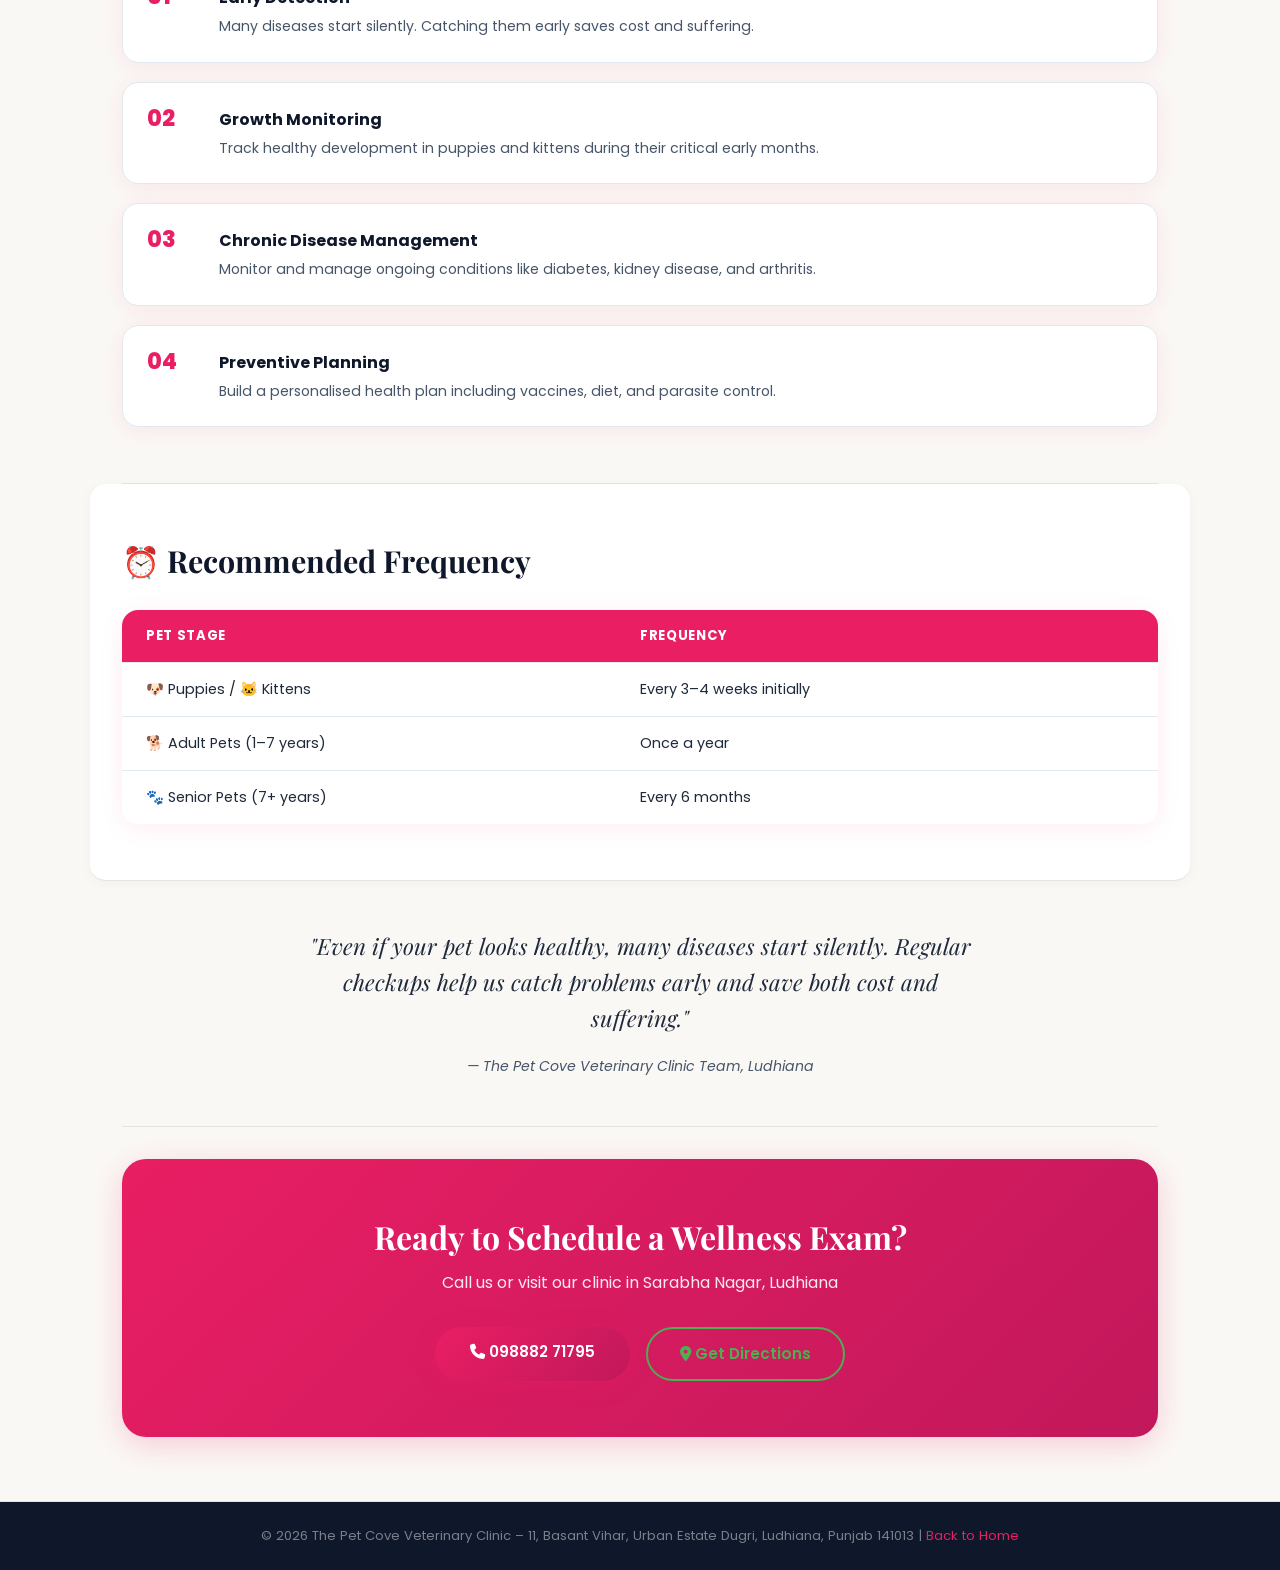
<file: services/wellness.html>
<!DOCTYPE html>
<html lang="en">
<head>
  <meta charset="UTF-8" />
  <meta name="viewport" content="width=device-width, initial-scale=1.0, maximum-scale=5.0, user-scalable=yes" />
  <meta name="theme-color" content="#0d1b3e" />
  <title>Wellness Exams – The Pet Cove Veterinary Clinic Ludhiana</title>
  <link href="https://fonts.googleapis.com/css2?family=Poppins:wght@300;400;500;600;700;800&family=Playfair+Display:wght@700&display=swap" rel="stylesheet" />
  <link rel="stylesheet" href="https://cdnjs.cloudflare.com/ajax/libs/font-awesome/6.4.0/css/all.min.css" />
  <link rel="stylesheet" href="../service.css" />
</head>
<body>
  <nav class="snav">
    <div class="snav-inner">
      <a href="../index.html" class="logo">
        <span class="logo-vets">The Pet</span>
        <span class="logo-for">Cove</span>
        <span class="logo-pets">Clinic</span>
      </a>
      <a href="../index.html" class="back-btn">← Back to Home</a>
    </div>
  </nav>

  <header class="svc-hero" style="--accent:#2d6be4;">
    <div class="svc-hero-icon"><i class="fas fa-stethoscope"></i></div>
    <h1>Wellness Exams</h1>
    <p>Comprehensive preventive health evaluations to keep your pet thriving year-round</p>
    <a href="../index.html#contact" class="btn-primary">Book an Exam</a>
  </header>

  <main class="svc-main">

    <section class="svc-section">
      <h2>🔍 What's Included</h2>
      <p>A full-body preventive health evaluation covering every aspect of your pet's wellbeing:</p>
      <div class="check-grid">
        <div class="check-item"><span><i class="fas fa-check"></i></span> Weight, temperature, heart rate & respiration</div>
        <div class="check-item"><span><i class="fas fa-check"></i></span> Eyes, ears, nose & throat examination</div>
        <div class="check-item"><span><i class="fas fa-check"></i></span> Skin & coat condition (ticks, fleas, allergies)</div>
        <div class="check-item"><span><i class="fas fa-check"></i></span> Teeth & gums check</div>
        <div class="check-item"><span><i class="fas fa-check"></i></span> Abdomen palpation (liver, kidneys, organs)</div>
        <div class="check-item"><span><i class="fas fa-check"></i></span> Joint & mobility assessment</div>
        <div class="check-item"><span><i class="fas fa-check"></i></span> Behavioral observation</div>
      </div>
    </section>

    <section class="svc-section accent-bg">
      <h2>🧪 Optional Diagnostic Tests</h2>
      <div class="info-cards">
        <div class="info-card">
          <div class="ic-icon">🩸</div>
          <h3>Blood Tests</h3>
          <p>CBC (Complete Blood Count) and biochemistry panel to assess organ function and detect infections.</p>
        </div>
        <div class="info-card">
          <div class="ic-icon"><i class="fas fa-microscope"></i></div>
          <h3>Urine Analysis</h3>
          <p>Detects kidney disease, diabetes, urinary tract infections and other metabolic conditions.</p>
        </div>
        <div class="info-card">
          <div class="ic-icon">🦠</div>
          <h3>Stool Exam</h3>
          <p>Screens for intestinal parasites like roundworms, hookworms, giardia and coccidia.</p>
        </div>
        <div class="info-card">
          <div class="ic-icon">🕷️</div>
          <h3>Disease Screening</h3>
          <p>Tick fever, heartworm, and other region-specific disease panels for Ludhiana's climate.</p>
        </div>
      </div>
    </section>

    <section class="svc-section">
      <h2>🎯 Why It Matters</h2>
      <div class="why-list">
        <div class="why-item">
          <div class="why-num">01</div>
          <div><h3>Early Detection</h3><p>Many diseases start silently. Catching them early saves cost and suffering.</p></div>
        </div>
        <div class="why-item">
          <div class="why-num">02</div>
          <div><h3>Growth Monitoring</h3><p>Track healthy development in puppies and kittens during their critical early months.</p></div>
        </div>
        <div class="why-item">
          <div class="why-num">03</div>
          <div><h3>Chronic Disease Management</h3><p>Monitor and manage ongoing conditions like diabetes, kidney disease, and arthritis.</p></div>
        </div>
        <div class="why-item">
          <div class="why-num">04</div>
          <div><h3>Preventive Planning</h3><p>Build a personalised health plan including vaccines, diet, and parasite control.</p></div>
        </div>
      </div>
    </section>

    <section class="svc-section accent-bg">
      <h2>⏰ Recommended Frequency</h2>
      <div class="freq-table">
        <div class="freq-row header"><span>Pet Stage</span><span>Frequency</span></div>
        <div class="freq-row"><span>🐶 Puppies / 🐱 Kittens</span><span>Every 3–4 weeks initially</span></div>
        <div class="freq-row"><span>🐕 Adult Pets (1–7 years)</span><span>Once a year</span></div>
        <div class="freq-row"><span>🐾 Senior Pets (7+ years)</span><span>Every 6 months</span></div>
      </div>
    </section>

    <section class="svc-section quote-section">
      <blockquote>
        "Even if your pet looks healthy, many diseases start silently. Regular checkups help us catch problems early and save both cost and suffering."
      </blockquote>
      <cite>— The Pet Cove Veterinary Clinic Team, Ludhiana</cite>
    </section>

    <section class="svc-cta">
      <h2>Ready to Schedule a Wellness Exam?</h2>
      <p>Call us or visit our clinic in Sarabha Nagar, Ludhiana</p>
      <div class="cta-btns">
        <a href="tel:09888271795" class="btn-primary"><i class="fas fa-phone"></i> 098882 71795</a>
        <a href="../index.html#contact" class="btn-outline"><i class="fas fa-map-marker-alt"></i> Get Directions</a>
      </div>
    </section>

  </main>
  <footer class="sfooter">
    <p>© 2026 The Pet Cove Veterinary Clinic – 11, Basant Vihar, Urban Estate Dugri, Ludhiana, Punjab 141013 | <a href="../index.html">Back to Home</a></p>
  </footer>
</body>
</html>
</file>
<file: service.css>
/* ===== SERVICE PAGE SHARED STYLES ===== */
*, *::before, *::after { box-sizing: border-box; margin: 0; padding: 0; }

:root {
  --pink: #e91e63;
  --pink-dark: #c2185b;
  --pink-light: #f48fb1;
  --navy: #1a237e;
  --navy-mid: #283593;
  --navy-light: #3949ab;
  --green: #4caf50;
  --green-dark: #388e3c;
  --green-light: #81c784;
  --white: #ffffff;
  --cream: #faf8f5;
  --cream-dark: #f5f2ed;
  --beige: #e8e4dd;
  --gray-50: #f8fafc;
  --gray-100: #f1f5f9;
  --gray-200: #e2e8f0;
  --gray-600: #475569;
  --gray-700: #334155;
  --gray-800: #1e293b;
  --gray-900: #0f172a;
  --radius: 16px;
  --shadow: 0 4px 24px rgba(233,30,99,0.08);
  --shadow-lg: 0 12px 48px rgba(233,30,99,0.12);
  --transition-smooth: all 0.4s cubic-bezier(0.4, 0, 0.2, 1);
  --transition-bounce: all 0.5s cubic-bezier(0.68, -0.55, 0.265, 1.55);
}

html { scroll-behavior: smooth; }
body { font-family: 'Poppins', sans-serif; color: var(--gray-800); background: var(--cream); }
a { text-decoration: none; color: inherit; }

/* ===== NAV ===== */
.snav {
  position: sticky; top: 0; z-index: 100;
  background: rgba(26,35,126,0.97);
  backdrop-filter: blur(12px);
  padding: 1rem 0;
  box-shadow: 0 2px 20px rgba(0,0,0,0.25);
}
.snav-inner {
  max-width: 1100px; margin: 0 auto; padding: 0 2rem;
  display: flex; align-items: center; justify-content: space-between;
}
.logo { display: flex; align-items: baseline; gap: 0.2rem; }
.logo-vets { 
  font-size: 1.6rem; font-weight: 800; 
  color: var(--pink); 
  letter-spacing: -1px; 
  text-shadow: 2px 2px 4px rgba(0,0,0,0.2);
}
.logo-for { 
  font-size: 1.6rem; font-weight: 800; 
  color: #fff; 
  letter-spacing: -1px; 
  margin: 0 0.1rem;
  text-shadow: 2px 2px 4px rgba(0,0,0,0.3);
}
.logo-pets { 
  font-size: 1.6rem; font-weight: 800; 
  color: var(--green); 
  letter-spacing: -1px;
  text-shadow: 2px 2px 4px rgba(0,0,0,0.2);
}
.back-btn {
  color: rgba(255,255,255,0.75); font-size: 0.88rem; font-weight: 500;
  transition: color 0.2s; padding: 0.4rem 1rem;
  border: 1px solid rgba(255,255,255,0.2); border-radius: 50px;
}
.back-btn:hover { color: var(--pink); border-color: var(--pink); }

/* ===== HERO ===== */
.svc-hero {
  background: linear-gradient(135deg, var(--cream) 0%, var(--cream-dark) 100%);
  padding: 5rem 2rem 4rem;
  text-align: center;
  position: relative;
  overflow: hidden;
  border-bottom: 1px solid var(--beige);
}
.svc-hero::before {
  content: '';
  position: absolute; inset: 0;
  background: radial-gradient(circle at 60% 40%, rgba(233,30,99,0.05) 0%, transparent 70%);
}
.svc-hero-icon { font-size: 4rem; margin-bottom: 1rem; position: relative; z-index: 1; }
.svc-hero h1 {
  font-family: 'Playfair Display', serif;
  font-size: clamp(2rem, 5vw, 3.2rem);
  color: var(--gray-900); margin-bottom: 1rem; position: relative; z-index: 1;
}
.svc-hero p {
  color: var(--gray-700); font-size: 1.05rem; max-width: 560px;
  margin: 0 auto 2rem; line-height: 1.7; position: relative; z-index: 1;
}

/* ===== BUTTONS ===== */
.btn-primary {
  display: inline-block;
  background: linear-gradient(135deg, var(--pink), var(--pink-dark));
  color: var(--white); padding: 0.85rem 2.2rem;
  border-radius: 50px; font-weight: 600; font-size: 0.95rem;
  transition: all 0.3s; box-shadow: 0 4px 20px rgba(233,30,99,0.35);
  position: relative; z-index: 1;
}
.btn-primary:hover { transform: translateY(-2px); box-shadow: 0 8px 30px rgba(233,30,99,0.45); }

.btn-outline {
  display: inline-block;
  border: 2px solid var(--green); color: var(--green);
  padding: 0.85rem 2rem; border-radius: 50px;
  font-weight: 600; font-size: 0.95rem; transition: all 0.3s;
}
.btn-outline:hover { background: var(--blue); color: white; }

.btn-emergency {
  display: inline-block;
  background: linear-gradient(135deg, #dc2626, #ef4444);
  color: white;
  padding: 1.1rem 2.8rem; 
  border-radius: 50px;
  font-weight: 700; 
  font-size: 1.1rem;
  animation: pulse-red 1.5s ease-in-out infinite;
  box-shadow: 0 6px 30px rgba(220,38,38,0.6);
  position: relative; 
  z-index: 1;
  border: 2px solid rgba(255,255,255,0.3);
  text-shadow: 1px 1px 2px rgba(0,0,0,0.2);
  transition: all 0.3s ease;
}
.btn-emergency:hover {
  transform: translateY(-3px) scale(1.05);
  box-shadow: 0 10px 40px rgba(220,38,38,0.8);
}
.btn-emergency-lg {
  display: inline-block;
  background: linear-gradient(135deg, #dc2626, #ef4444);
  color: white;
  padding: 1.3rem 3.2rem; 
  border-radius: 50px;
  font-weight: 700; 
  font-size: 1.2rem;
  box-shadow: 0 8px 35px rgba(220,38,38,0.6);
  transition: all 0.3s;
  border: 3px solid rgba(255,255,255,0.3);
  text-shadow: 2px 2px 4px rgba(0,0,0,0.2);
  animation: pulse-red 2s ease-in-out infinite;
}
.btn-emergency-lg:hover { 
  transform: translateY(-4px) scale(1.05); 
  box-shadow: 0 12px 45px rgba(220,38,38,0.8); 
}

@keyframes pulse-red {
  0%, 100% { 
    box-shadow: 0 6px 30px rgba(220,38,38,0.6); 
    transform: scale(1);
  }
  50% { 
    box-shadow: 0 8px 45px rgba(220,38,38,0.9), 0 0 30px rgba(220,38,38,0.5); 
    transform: scale(1.02);
  }
}

/* ===== MAIN CONTENT ===== */
.svc-main { max-width: 1100px; margin: 0 auto; padding: 0 2rem 4rem; }

.svc-section { padding: 3.5rem 0; border-bottom: 1px solid var(--beige); }
.svc-section:last-child { border-bottom: none; }
.svc-section.accent-bg {
  background: var(--white); margin: 0 -2rem; padding: 3.5rem 2rem;
  border-radius: var(--radius);
  box-shadow: 0 2px 12px rgba(0,0,0,0.04);
}

.svc-section h2 {
  font-family: 'Playfair Display', serif;
  font-size: clamp(1.4rem, 2.5vw, 1.9rem);
  color: var(--gray-900); margin-bottom: 1.8rem;
}

/* ===== CHECK GRID ===== */
.check-grid {
  display: grid; grid-template-columns: repeat(auto-fit, minmax(260px, 1fr)); gap: 0.85rem;
}
.check-item {
  display: flex; align-items: flex-start; gap: 0.75rem;
  background: var(--white); border: 1px solid var(--gray-200);
  border-radius: 12px; padding: 0.9rem 1rem;
  font-size: 0.9rem; font-weight: 500; color: var(--gray-800);
  box-shadow: var(--shadow);
}
.check-item span { color: var(--green); font-weight: 700; font-size: 1rem; flex-shrink: 0; }
.check-item.warn span { color: #f59e0b; }

.warn-note {
  margin-top: 1.2rem; padding: 1rem 1.2rem;
  background: #fef3c7; border-left: 4px solid #f59e0b;
  border-radius: 8px; font-size: 0.9rem; color: #92400e;
}

/* ===== INFO CARDS ===== */
.info-cards {
  display: grid; grid-template-columns: repeat(auto-fit, minmax(220px, 1fr)); gap: 1.2rem;
}
.info-card {
  background: var(--white); border-radius: var(--radius);
  padding: 1.8rem; box-shadow: var(--shadow);
  border: 1px solid var(--gray-200); transition: transform 0.3s, box-shadow 0.3s;
}
.info-card:hover { transform: translateY(-4px); box-shadow: var(--shadow-lg); }
.ic-icon { font-size: 2rem; margin-bottom: 0.75rem; }
.info-card h3 { font-size: 1rem; font-weight: 700; color: var(--navy); margin-bottom: 0.5rem; }
.info-card p { font-size: 0.88rem; color: var(--gray-600); line-height: 1.6; }

/* ===== WHY LIST ===== */
.why-list { display: flex; flex-direction: column; gap: 1.2rem; }
.why-item {
  display: flex; gap: 1.5rem; align-items: flex-start;
  background: var(--white); border-radius: var(--radius);
  padding: 1.5rem; box-shadow: var(--shadow); border: 1px solid var(--gray-200);
}
.why-num {
  font-size: 1.4rem; font-weight: 800; color: var(--pink);
  min-width: 48px; line-height: 1;
}
.why-item h3 { font-size: 1rem; font-weight: 700; color: var(--gray-900); margin-bottom: 0.3rem; }
.why-item p { font-size: 0.88rem; color: var(--gray-600); line-height: 1.6; }

/* ===== FREQUENCY TABLE ===== */
.freq-table { border-radius: var(--radius); overflow: hidden; box-shadow: var(--shadow); }
.freq-row {
  display: grid; grid-template-columns: 1fr 1fr;
  padding: 1rem 1.5rem; background: var(--white);
  border-bottom: 1px solid var(--gray-200); font-size: 0.9rem;
}
.freq-row:last-child { border-bottom: none; }
.freq-row.header {
  background: var(--pink); color: white;
  font-weight: 700; font-size: 0.82rem; text-transform: uppercase; letter-spacing: 0.05em;
}
.freq-row:not(.header):hover { background: var(--cream-dark); }

/* ===== TIMELINE ===== */
.timeline { position: relative; padding-left: 2rem; }
.timeline::before {
  content: ''; position: absolute; left: 10px; top: 0; bottom: 0;
  width: 2px; background: linear-gradient(to bottom, var(--pink), var(--green));
}
.tl-item { position: relative; padding: 0 0 1.8rem 1.5rem; }
.tl-dot {
  position: absolute; left: -1.95rem; top: 4px;
  width: 14px; height: 14px; border-radius: 50%;
  background: var(--pink); border: 3px solid var(--white);
  box-shadow: 0 0 0 2px var(--pink);
}
.tl-dot.last { background: var(--green); box-shadow: 0 0 0 2px var(--green); }
.tl-item strong { display: block; font-size: 0.95rem; color: var(--gray-900); margin-bottom: 0.2rem; }
.tl-item p { font-size: 0.88rem; color: var(--gray-600); }

/* ===== VACCINE GRID ===== */
.vaccine-grid { display: grid; grid-template-columns: repeat(auto-fit, minmax(240px, 1fr)); gap: 1.2rem; }
.vaccine-card {
  background: var(--white); border-radius: var(--radius);
  padding: 1.8rem; box-shadow: var(--shadow);
  border: 2px solid var(--gray-200); position: relative;
  transition: transform 0.3s;
}
.vaccine-card.core { border-color: #bbf7d0; }
.vaccine-card.optional { border-color: #fde68a; }
.vaccine-card:hover { transform: translateY(-4px); }
.vc-badge {
  position: absolute; top: 1rem; right: 1rem;
  background: #16a34a; color: white;
  font-size: 0.68rem; font-weight: 700; padding: 0.2rem 0.6rem;
  border-radius: 50px; letter-spacing: 0.05em;
}
.vc-badge.opt { background: #d97706; }
.vaccine-card h3 { font-size: 1rem; font-weight: 700; color: var(--gray-900); margin: 0.5rem 0; }
.vaccine-card p { font-size: 0.88rem; color: var(--gray-600); line-height: 1.6; }

/* ===== SURGERY GRID ===== */
.surgery-grid { display: grid; grid-template-columns: repeat(auto-fit, minmax(280px, 1fr)); gap: 1.5rem; }
.surgery-cat {
  background: var(--white); border-radius: var(--radius);
  padding: 2rem; box-shadow: var(--shadow); border: 1px solid var(--gray-200);
}
.surgery-cat h3 { font-size: 1rem; font-weight: 700; color: var(--gray-900); margin-bottom: 1rem; }
.surgery-cat ul { list-style: none; display: flex; flex-direction: column; gap: 0.75rem; }
.surgery-cat li { font-size: 0.88rem; color: var(--gray-600); line-height: 1.5; padding-left: 1rem; position: relative; }
.surgery-cat li::before { content: '→'; position: absolute; left: 0; color: var(--green); font-weight: 700; }
.surgery-cat li strong { color: var(--gray-900); }

/* ===== IMPACT BANNER ===== */
.impact-banner {
  display: grid; grid-template-columns: repeat(auto-fit, minmax(200px, 1fr)); gap: 1rem;
}
.impact-item {
  background: linear-gradient(135deg, var(--pink), var(--pink-dark)); 
  border-radius: var(--radius);
  padding: 1.5rem; text-align: center;
  box-shadow: 0 4px 16px rgba(233,30,99,0.2);
}
.impact-item span { font-size: 2rem; display: block; margin-bottom: 0.5rem; }
.impact-item p { font-size: 0.85rem; color: rgba(255,255,255,0.75); line-height: 1.5; }

/* ===== EMERGENCY ===== */
.emergency-hero { 
  background: linear-gradient(135deg, #dc2626 0%, #b91c1c 100%); 
  box-shadow: inset 0 0 100px rgba(0,0,0,0.3);
}
.emergency-pulse {
  font-size: 4rem; margin-bottom: 1rem; position: relative; z-index: 1;
  animation: pulse-scale 1s ease-in-out infinite;
  filter: drop-shadow(0 0 20px rgba(255,255,255,0.5));
}
@keyframes pulse-scale {
  0%, 100% { transform: scale(1); }
  50% { transform: scale(1.15); }
}
.emergency-banner {
  background: linear-gradient(135deg, #dc2626, #ef4444);
  color: white;
  padding: 1.5rem 2rem; 
  border-radius: var(--radius);
  display: flex; 
  align-items: center; 
  gap: 1.2rem;
  margin: 2rem 0; 
  box-shadow: 0 8px 30px rgba(220,38,38,0.5);
  border: 3px solid rgba(255,255,255,0.3);
  animation: glow-pulse 2s ease-in-out infinite;
}
@keyframes glow-pulse {
  0%, 100% { box-shadow: 0 8px 30px rgba(220,38,38,0.5); }
  50% { box-shadow: 0 8px 40px rgba(220,38,38,0.8), 0 0 30px rgba(220,38,38,0.4); }
}
.emergency-banner span { 
  font-size: 2.5rem; 
  flex-shrink: 0;
  animation: pulse-scale 1.5s ease-in-out infinite;
}
.emergency-banner strong { 
  display: block; 
  font-size: 1.1rem; 
  margin-bottom: 0.3rem;
  text-shadow: 2px 2px 4px rgba(0,0,0,0.3);
}
.emergency-banner p { 
  font-size: 1.05rem;
  text-shadow: 1px 1px 2px rgba(0,0,0,0.2);
}
.emergency-banner a { 
  color: white; 
  font-weight: 700; 
  text-decoration: underline;
  text-shadow: 1px 1px 2px rgba(0,0,0,0.3);
}

.emergency-grid {
  display: grid; grid-template-columns: repeat(auto-fit, minmax(220px, 1fr)); gap: 1rem;
}
.emg-item {
  background: var(--white); border-radius: var(--radius);
  padding: 1.5rem; box-shadow: var(--shadow);
  border-left: 4px solid #dc2626; transition: transform 0.3s;
}
.emg-item:hover { transform: translateY(-3px); }
.emg-item span { font-size: 1.8rem; display: block; margin-bottom: 0.5rem; }
.emg-item h3 { font-size: 0.95rem; font-weight: 700; color: var(--navy); margin-bottom: 0.3rem; }
.emg-item p { font-size: 0.85rem; color: var(--gray-600); line-height: 1.5; }

.steps-list { display: flex; flex-direction: column; gap: 1rem; }
.step {
  display: flex; gap: 1.2rem; align-items: flex-start;
  background: var(--white); border-radius: var(--radius);
  padding: 1.4rem; box-shadow: var(--shadow); border: 1px solid var(--gray-200);
}
.step-num {
  width: 40px; height: 40px; border-radius: 50%;
  background: linear-gradient(135deg, var(--blue), var(--sky));
  color: white; font-weight: 800; font-size: 1rem;
  display: flex; align-items: center; justify-content: center; flex-shrink: 0;
}
.step h3 { font-size: 0.95rem; font-weight: 700; color: var(--navy); margin-bottom: 0.25rem; }
.step p { font-size: 0.87rem; color: var(--gray-600); line-height: 1.5; }
.step a { color: var(--blue); font-weight: 600; }

.toxin-grid { display: grid; grid-template-columns: 1fr 1fr; gap: 1.5rem; }
.toxin-item {
  background: var(--white); border-radius: var(--radius);
  padding: 1.8rem; box-shadow: var(--shadow); border: 1px solid var(--gray-200);
}
.toxin-item span { font-size: 2rem; display: block; margin-bottom: 0.5rem; }
.toxin-item strong { display: block; font-size: 1rem; font-weight: 700; color: var(--navy); margin-bottom: 0.75rem; }
.toxin-item ul { list-style: none; display: flex; flex-direction: column; gap: 0.4rem; }
.toxin-item li { font-size: 0.87rem; color: var(--gray-600); padding-left: 1rem; position: relative; }
.toxin-item li::before { content: '✗'; position: absolute; left: 0; color: #dc2626; font-weight: 700; }

/* ===== QUOTE ===== */
.quote-section { text-align: center; padding: 3rem 2rem; }
blockquote {
  font-family: 'Playfair Display', serif;
  font-size: clamp(1.1rem, 2vw, 1.4rem);
  color: var(--gray-800); line-height: 1.6;
  max-width: 680px; margin: 0 auto 1rem;
  font-style: italic;
}
cite { color: var(--gray-600); font-size: 0.88rem; }

/* ===== CTA ===== */
.svc-cta {
  background: linear-gradient(135deg, var(--pink), var(--pink-dark));
  border-radius: 24px; padding: 3.5rem 2rem;
  text-align: center; margin-top: 2rem;
  box-shadow: 0 8px 32px rgba(233,30,99,0.2);
}
.svc-cta h2 {
  font-family: 'Playfair Display', serif;
  font-size: clamp(1.5rem, 3vw, 2rem);
  color: white; margin-bottom: 0.75rem;
}
.svc-cta p { color: rgba(255,255,255,0.9); margin-bottom: 2rem; }
.cta-btns { display: flex; gap: 1rem; justify-content: center; flex-wrap: wrap; }
.emergency-cta { background: linear-gradient(135deg, #dc2626, #b91c1c); }
.addr-note { color: rgba(255,255,255,0.85); font-size: 0.88rem; margin-top: 1.5rem; }

/* ===== FOOTER ===== */
.sfooter {
  background: var(--gray-900); padding: 1.5rem 2rem;
  text-align: center; border-top: 1px solid var(--beige);
}
.sfooter p { color: rgba(255,255,255,0.45); font-size: 0.82rem; }
.sfooter a { color: var(--pink); }

/* ===== RESPONSIVE ===== */

/* Tablets (768px - 1024px) */
@media (max-width: 1024px) {
  .svc-main { max-width: 100%; padding: 0 1.5rem 3rem; }
  .check-grid { grid-template-columns: repeat(auto-fit, minmax(220px, 1fr)); }
  .info-cards { grid-template-columns: repeat(auto-fit, minmax(200px, 1fr)); }
  .vaccine-grid { grid-template-columns: repeat(auto-fit, minmax(220px, 1fr)); }
  .surgery-grid { grid-template-columns: repeat(auto-fit, minmax(260px, 1fr)); }
}

/* Mobile landscape and small tablets (640px - 768px) */
@media (max-width: 768px) {
  .snav-inner { padding: 0 1.25rem; }
  .logo-vets, .logo-for, .logo-pets { font-size: 1.4rem; }
  
  /* Hero */
  .svc-hero { padding: 4rem 1.25rem 3rem; }
  .svc-hero-icon { font-size: 3rem; }
  .svc-hero h1 { font-size: clamp(1.75rem, 6vw, 2.5rem); }
  .svc-hero p { font-size: 0.95rem; }
  
  /* Main content */
  .svc-main { padding: 0 1.25rem 3rem; }
  .svc-section { padding: 2.5rem 0; }
  .svc-section.accent-bg { margin: 0 -1.25rem; padding: 2.5rem 1.25rem; }
  .svc-section h2 { font-size: clamp(1.3rem, 5vw, 1.7rem); margin-bottom: 1.5rem; }
  
  /* Grids */
  .check-grid { grid-template-columns: 1fr; gap: 0.75rem; }
  .info-cards { grid-template-columns: 1fr; gap: 1rem; }
  .vaccine-grid { grid-template-columns: 1fr; gap: 1rem; }
  .surgery-grid { grid-template-columns: 1fr; gap: 1.25rem; }
  .toxin-grid { grid-template-columns: 1fr; gap: 1.25rem; }
  .emergency-grid { grid-template-columns: 1fr; gap: 0.85rem; }
  
  /* Emergency banner */
  .emergency-banner { 
    flex-direction: column; 
    text-align: center; 
    padding: 1rem 1.5rem;
  }
  .emergency-banner span { font-size: 1.75rem; }
  
  /* Frequency table */
  .freq-row { 
    grid-template-columns: 1fr; 
    gap: 0.5rem;
    padding: 0.85rem 1.25rem;
  }
  .freq-row:not(.header) > *:first-child { font-weight: 600; }
  
  /* Impact banner */
  .impact-banner { grid-template-columns: repeat(auto-fit, minmax(160px, 1fr)); }
  
  /* Timeline */
  .timeline { padding-left: 1.5rem; }
  .tl-item { padding: 0 0 1.5rem 1.25rem; }
  
  /* Why list */
  .why-list { gap: 1rem; }
  .why-item { padding: 1.25rem; }
  
  /* Steps */
  .steps-list { gap: 0.85rem; }
  .step { padding: 1.25rem; }
}

/* Mobile portrait (480px - 640px) */
@media (max-width: 640px) {
  .snav-inner { padding: 0 1rem; }
  .back-btn { font-size: 0.82rem; padding: 0.35rem 0.85rem; }
  
  /* Hero */
  .svc-hero { padding: 3.5rem 1rem 2.5rem; }
  .btn-primary, .btn-outline { 
    padding: 0.75rem 1.75rem; 
    font-size: 0.9rem;
  }
  .btn-emergency { 
    padding: 0.9rem 2rem; 
    font-size: 0.95rem;
  }
  .btn-emergency-lg { 
    padding: 1rem 2.25rem; 
    font-size: 1rem;
  }
  
  /* Main content */
  .svc-main { padding: 0 1rem 2.5rem; }
  .svc-section { padding: 2rem 0; }
  .svc-section.accent-bg { margin: 0 -1rem; padding: 2rem 1rem; }
  
  /* Cards */
  .info-card, .vaccine-card, .surgery-cat, .toxin-item { padding: 1.5rem; }
  .check-item { padding: 0.75rem 0.85rem; font-size: 0.85rem; }
  
  /* CTA */
  .svc-cta { padding: 2.5rem 1.5rem; border-radius: 16px; }
  .cta-btns { 
    flex-direction: column; 
    align-items: stretch;
    width: 100%;
  }
  .cta-btns .btn-primary,
  .cta-btns .btn-outline,
  .cta-btns .btn-emergency-lg { 
    width: 100%; 
    text-align: center;
  }
  
  /* Why items */
  .why-item { 
    flex-direction: column; 
    gap: 0.75rem; 
    padding: 1.25rem;
  }
  .why-num { min-width: auto; }
  
  /* Steps */
  .step { flex-direction: column; align-items: center; text-align: center; }
  .step-num { margin-bottom: 0.5rem; }
}

/* Small mobile (320px - 480px) */
@media (max-width: 480px) {
  /* Hero */
  .svc-hero { padding: 3rem 0.85rem 2rem; }
  .svc-hero-icon { font-size: 2.5rem; }
  .emergency-pulse { font-size: 3rem; }
  
  /* Main content */
  .svc-main { padding: 0 0.85rem 2rem; }
  .svc-section.accent-bg { margin: 0 -0.85rem; padding: 2rem 0.85rem; }
  
  /* Cards */
  .info-card, .vaccine-card, .surgery-cat, .toxin-item, 
  .emg-item, .why-item, .step { padding: 1.25rem; }
  
  /* Timeline */
  .timeline { padding-left: 1.25rem; }
  .tl-dot { left: -1.75rem; width: 12px; height: 12px; }
  
  /* Emergency banner */
  .emergency-banner { padding: 0.85rem 1.25rem; }
  .emergency-banner span { font-size: 1.5rem; }
  
  /* Quote */
  .quote-section { padding: 2rem 1rem; }
  blockquote { font-size: clamp(1rem, 4vw, 1.2rem); }
}

/* Extra small devices (< 375px) */
@media (max-width: 375px) {
  .logo-vets, .logo-for, .logo-pets { font-size: 1.25rem; }
  .svc-hero { padding: 2.75rem 0.75rem 1.75rem; }
  .svc-main { padding: 0 0.75rem 1.75rem; }
  .btn-primary, .btn-outline, .btn-emergency { 
    padding: 0.7rem 1.5rem; 
    font-size: 0.85rem;
  }
  .info-card, .vaccine-card, .surgery-cat { padding: 1rem; }
}

/* Landscape orientation fixes for mobile */
@media (max-height: 500px) and (orientation: landscape) {
  .svc-hero { padding: 2.5rem 1rem 1.5rem; }
  .svc-hero-icon, .emergency-pulse { font-size: 2.5rem; }
  .svc-section { padding: 1.5rem 0; }
}

/* Touch device optimizations */
@media (hover: none) and (pointer: coarse) {
  .service-card, .info-card, .vaccine-card, .surgery-cat,
  .emg-item, .why-item, .step {
    transition: none;
  }
  .btn-primary, .btn-outline, .btn-emergency, .btn-emergency-lg {
    min-height: 44px; /* iOS touch target size */
  }
}

/* High DPI displays */
@media (-webkit-min-device-pixel-ratio: 2), (min-resolution: 192dpi) {
  .svc-hero, .svc-cta, .emergency-cta {
    background-attachment: scroll; /* Better performance on mobile */
  }
}
</file>
